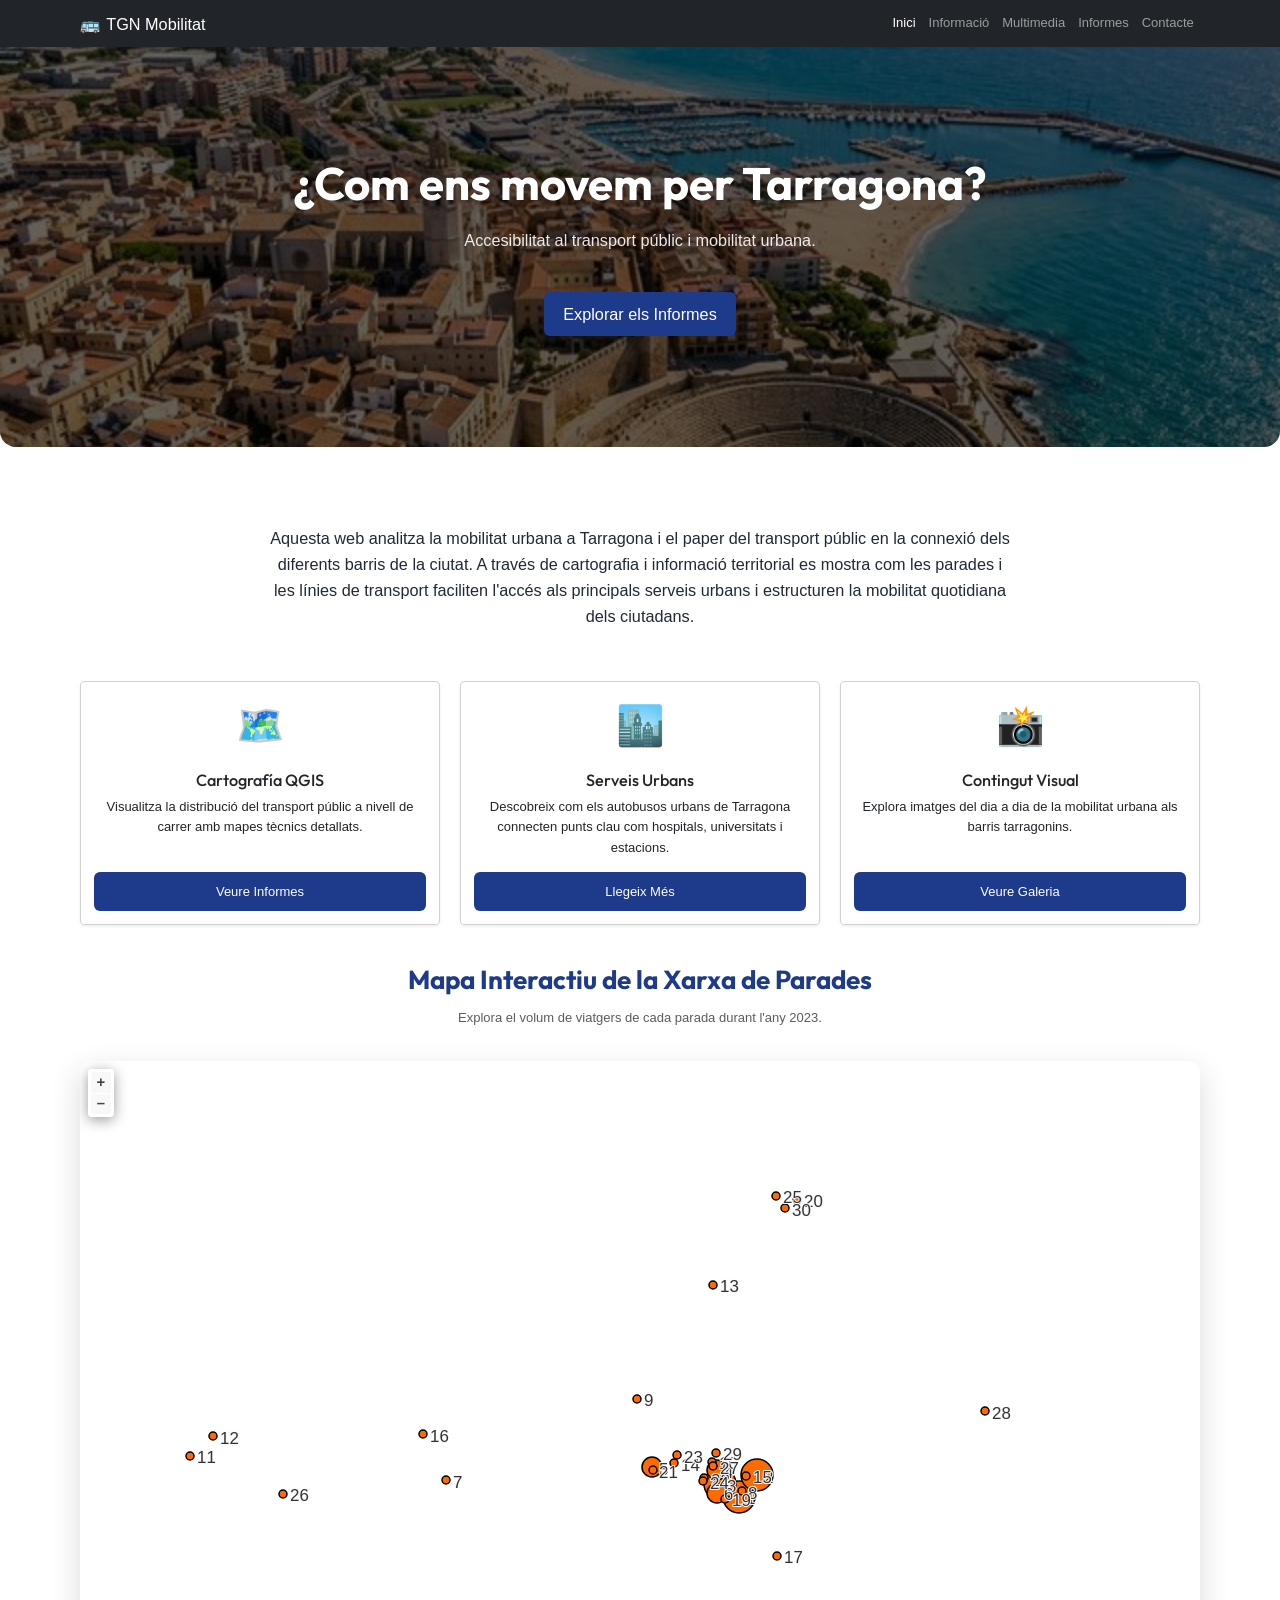
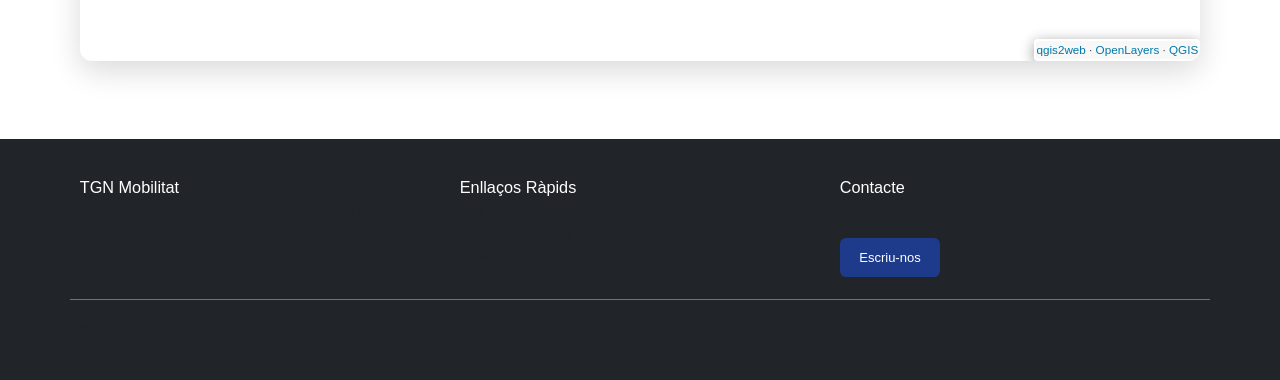
<file: index.html>
<!DOCTYPE html>
<html lang="ca">
<head>
    <meta charset="UTF-8">
    <meta name="viewport" content="width=device-width, initial-scale=1.0">
    <title>Com ens movem per Tarragona?</title>
    <meta name="description" content="Análisis divulgativo sobre la accesibilidad al transporte público y movilidad urbana en Tarragona.">
    <!-- Bootstrap CSS -->
    <link href="https://cdn.jsdelivr.net/npm/bootstrap@5.3.3/dist/css/bootstrap.min.css" rel="stylesheet">
    <link rel="stylesheet" href="css/styles.css">
    <!-- qgis2web OpenLayers CSS -->
    <link rel="stylesheet" href="qgis2web_2026_06_16-21_47_31_151264/resources/ol.css">
    <link rel="stylesheet" href="qgis2web_2026_06_16-21_47_31_151264/resources/fontawesome-all.min.css">
    <link rel="stylesheet" href="qgis2web_2026_06_16-21_47_31_151264/resources/photon-geocoder-autocomplete.min.css">
    <link rel="stylesheet" href="qgis2web_2026_06_16-21_47_31_151264/resources/ol-layerswitcher.css">
    <link rel="stylesheet" href="qgis2web_2026_06_16-21_47_31_151264/resources/qgis2web.css">
    <style>
        .hero-section {
            background-size: cover;
            background-position: center;
            position: relative;
            padding: 100px 0;
            color: white;
        }
        .hero-overlay {
            position: absolute;
            top: 0; left: 0; right: 0; bottom: 0;
            background: rgba(0,0,0,0.6);
            z-index: 1;
        }
        .hero-content {
            position: relative;
            z-index: 2;
        }
        .feature-icon {
            font-size: 3rem;
            margin-bottom: 1rem;
        }
        /* Mapa integrat directament (sense iframe) */
        #map {
            width: 100%;
            height: 600px;
            border-radius: 12px;
            overflow: hidden;
            box-shadow: 0 10px 30px rgba(0,0,0,0.15);
        }
        /* Evitar que els controls de qgis2web surtin del contenidor */
        .ol-control > * {
            background-color: #f8f8f8 !important;
            color: #444444 !important;
            border-radius: 4px;
        }
        .ol-control {
            background-color: rgba(255,255,255,.4) !important;
            padding: 2px !important;
        }
        .ol-control > *:focus, .ol-control > *:hover {
            background-color: rgba(248,248,248,0.7) !important;
        }
    </style>
</head>
<body>
    <!-- Header Navigation -->
    <nav class="navbar navbar-expand-lg navbar-dark bg-dark sticky-top">
        <div class="container">
            <a class="navbar-brand" href="index.html">
                <span class="logo-icon me-2">🚌</span>TGN Mobilitat
            </a>
            <button class="navbar-toggler" type="button" data-bs-toggle="collapse" data-bs-target="#navbarNav">
                <span class="navbar-toggler-icon"></span>
            </button>
            <div class="collapse navbar-collapse" id="navbarNav">
                <ul class="navbar-nav ms-auto">
                    <li class="nav-item"><a class="nav-link active" href="index.html">Inici</a></li>
                    <li class="nav-item"><a class="nav-link" href="info.html">Informació</a></li>
                    <li class="nav-item"><a class="nav-link" href="multimedia.html">Multimedia</a></li>
                    <li class="nav-item"><a class="nav-link" href="informes.html">Informes</a></li>
                    <li class="nav-item"><a class="nav-link" href="contacte.html">Contacte</a></li>
                </ul>
            </div>
        </div>
    </nav>

    <!-- Hero Section -->
    <section class="hero-section text-center" style="background-image: url('img/tarragona_hero.png');">
        <div class="hero-overlay"></div>
        <div class="container hero-content py-5">
            <h1 class="display-4 fw-bold">¿Com ens movem per Tarragona?</h1>
            <p class="lead">Accesibilitat al transport públic i mobilitat urbana.</p>
            <a href="informes.html" class="btn btn-primary btn-lg mt-3">Explorar els Informes</a>
        </div>
    </section>

    <!-- Main Content -->
    <main class="container py-5">
        <div class="row mb-5">
            <div class="col-lg-8 mx-auto text-center">
                <p class="fs-5">
                    Aquesta web analitza la mobilitat urbana a Tarragona i el paper del transport públic en la connexió
                    dels diferents barris de la ciutat. A través de cartografia i informació territorial es mostra com
                    les parades i les línies de transport faciliten l'accés als principals serveis urbans i estructuren
                    la mobilitat quotidiana dels ciutadans.
                </p>
            </div>
        </div>

        <div class="row g-4 mb-5">
            <!-- Feature 1 -->
            <div class="col-md-4">
                <div class="card h-100 shadow-sm text-center">
                    <div class="card-body d-flex flex-column">
                        <div class="feature-icon">🗺️</div>
                        <h3 class="card-title h5">Cartografía QGIS</h3>
                        <p class="card-text flex-grow-1">Visualitza la distribució del transport públic a nivell de carrer amb mapes tècnics detallats.</p>
                        <a href="informes.html" class="btn btn-outline-primary mt-auto">Veure Informes</a>
                    </div>
                </div>
            </div>

            <!-- Feature 2 -->
            <div class="col-md-4">
                <div class="card h-100 shadow-sm text-center">
                    <div class="card-body d-flex flex-column">
                        <div class="feature-icon">🏙️</div>
                        <h3 class="card-title h5">Serveis Urbans</h3>
                        <p class="card-text flex-grow-1">Descobreix com els autobusos urbans de Tarragona connecten punts clau com hospitals, universitats i estacions.</p>
                        <a href="info.html" class="btn btn-outline-primary mt-auto">Llegeix Més</a>
                    </div>
                </div>
            </div>

            <!-- Feature 3 -->
            <div class="col-md-4">
                <div class="card h-100 shadow-sm text-center">
                    <div class="card-body d-flex flex-column">
                        <div class="feature-icon">📸</div>
                        <h3 class="card-title h5">Contingut Visual</h3>
                        <p class="card-text flex-grow-1">Explora imatges del dia a dia de la mobilitat urbana als barris tarragonins.</p>
                        <a href="multimedia.html" class="btn btn-outline-primary mt-auto">Veure Galeria</a>
                    </div>
                </div>
            </div>
        </div>

        <!-- Interactive Map Section -->
        <div class="row mb-5">
            <div class="col-12 text-center mb-4">
                <h2 class="fw-bold">Mapa Interactiu de la Xarxa de Parades</h2>
                <p class="text-muted">Explora el volum de viatgers de cada parada durant l'any 2023.</p>
            </div>
            <div class="col-12">
                <!-- Mapa OpenLayers (qgis2web) integrat directament -->
                <div id="map">
                    <div id="popup" class="ol-popup">
                        <a href="#" id="popup-closer" class="ol-popup-closer"></a>
                        <div id="popup-content"></div>
                    </div>
                </div>
            </div>
        </div>
    </main>

    <!-- Footer -->
    <footer class="bg-dark text-white py-5">
        <div class="container">
            <div class="row g-4">
                <div class="col-md-4">
                    <h5>TGN Mobilitat</h5>
                    <p class="text-muted">Projecte divulgatiu sobre l'accés al transport públic i el seu impacte en la ciutat de Tarragona.</p>
                </div>
                <div class="col-md-4">
                    <h5>Enllaços Ràpids</h5>
                    <ul class="list-unstyled">
                        <li><a href="index.html" class="text-decoration-none text-muted">Inici</a></li>
                        <li><a href="info.html" class="text-decoration-none text-muted">Informació General</a></li>
                        <li><a href="informes.html" class="text-decoration-none text-muted">Informes i Cartografia</a></li>
                    </ul>
                </div>
                <div class="col-md-4">
                    <h5>Contacte</h5>
                    <p class="text-muted">¿Tens dubtes o suggeriments?</p>
                    <a href="contacte.html" class="btn btn-primary">Escriu-nos</a>
                </div>
            </div>
            <div class="row mt-4 pt-4 border-top border-secondary">
                <div class="col-md-6 text-center text-md-start">
                    <p class="text-muted mb-0">&copy; 2026 TGN Mobilitat. Projecte Acadèmic.</p>
                </div>
                <div class="col-md-6 text-center text-md-end">
                    <a href="#" class="text-decoration-none text-muted" onclick="window.scrollTo({top: 0, behavior: 'smooth'}); return false;">Tornar a l'inici ⭱</a>
                </div>
            </div>
        </div>
    </footer>

    <!-- Bootstrap JS -->
    <script src="https://cdn.jsdelivr.net/npm/bootstrap@5.3.3/dist/js/bootstrap.bundle.min.js"></script>
    <script src="js/script.js"></script>
    <!-- qgis2web OpenLayers scripts (integrats directament per compatibilitat amb Chrome) -->
    <script src="qgis2web_2026_06_16-21_47_31_151264/resources/qgis2web_expressions.js"></script>
    <script src="qgis2web_2026_06_16-21_47_31_151264/resources/functions.js"></script>
    <script src="qgis2web_2026_06_16-21_47_31_151264/resources/ol.js"></script>
    <script src="qgis2web_2026_06_16-21_47_31_151264/resources/ol-layerswitcher.js"></script>
    <script src="qgis2web_2026_06_16-21_47_31_151264/resources/photon-geocoder-autocomplete.min.js"></script>
    <script src="qgis2web_2026_06_16-21_47_31_151264/resources/olms.js"></script>
    <script src="qgis2web_2026_06_16-21_47_31_151264/layers/paradesmapa18_1.js"></script>
    <script src="qgis2web_2026_06_16-21_47_31_151264/styles/paradesmapa18_1_style.js"></script>
    <script src="qgis2web_2026_06_16-21_47_31_151264/layers/layers.js"></script>
    <script src="qgis2web_2026_06_16-21_47_31_151264/resources/Autolinker.min.js"></script>
    <script src="qgis2web_2026_06_16-21_47_31_151264/resources/qgis2web.js"></script>
</body>
</html>
</file>
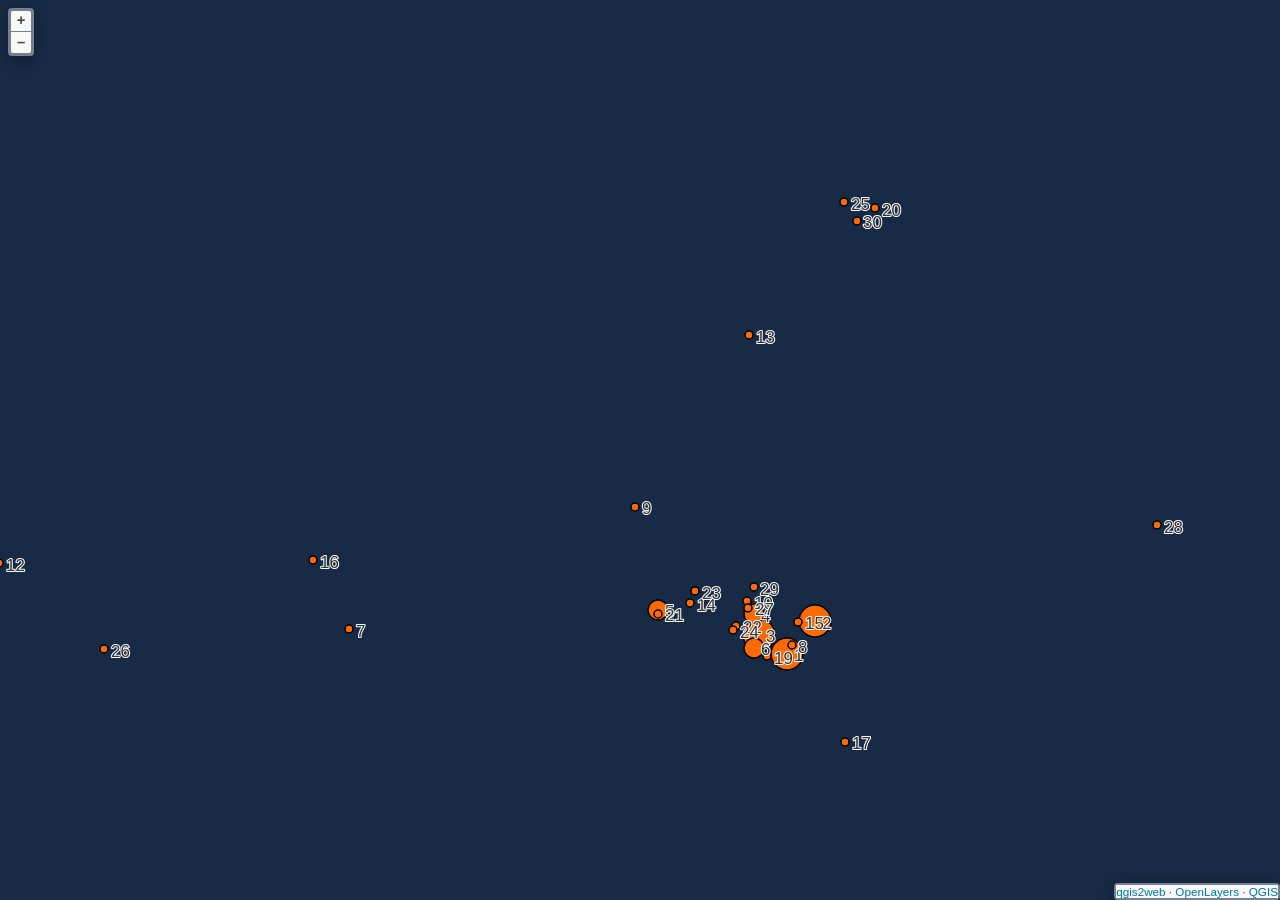
<file: qgis2web_2026_06_16-21_47_31_151264/index.html>
<!doctype html>
<html lang="en">
    <head>
        <meta charset="utf-8">
        <meta http-equiv="X-UA-Compatible" content="IE=edge">
        <meta name="viewport" content="initial-scale=1,user-scalable=no,maximum-scale=1,width=device-width">
        <meta name="mobile-web-app-capable" content="yes">
        <meta name="apple-mobile-web-app-capable" content="yes">
        <link rel="stylesheet" href="./resources/ol.css">
        <link rel="stylesheet" href="resources/fontawesome-all.min.css">
        <link href="resources/photon-geocoder-autocomplete.min.css" rel="stylesheet">
        <link rel="stylesheet" href="./resources/ol-layerswitcher.css">
        <link rel="stylesheet" href="./resources/qgis2web.css">
        <style>
        html, body {
            background-color: #172b46;
        }
        .ol-control > * {
            background-color: #f8f8f8!important;
            color: #444444!important;
            border-radius: 0px;
        }
        .ol-attribution a, .gcd-gl-input::placeholder, .search-layer-input-search::placeholder {
            color: #444444!important;
        }
        .search-layer-input-search {
            background-color: #f8f8f8!important;
        }
        .ol-control > *:focus, .ol-control >*:hover {
            background-color: rgba(248, 248, 248, 0.7)!important;
        } 
        .ol-control {
            background-color: rgba(255,255,255,.4) !important;
            padding: 2px !important;
        } 
        </style>

        <style>
        html, body {
            margin: 0;
            padding: 0;
            width: 100%;
            height: 100%;
        }
        #map {
            width: 100%;
            height: 100%;
        }
        </style>
        <title></title>
    </head>
    <body>
        <div id="map">
            <div id="popup" class="ol-popup">
                <a href="#" id="popup-closer" class="ol-popup-closer"></a>
                <div id="popup-content"></div>
            </div>
        </div>
        <script src="resources/qgis2web_expressions.js"></script>
        <script src="./resources/functions.js"></script>
        <script src="./resources/ol.js"></script>
        <script src="./resources/ol-layerswitcher.js"></script>
        <script src="resources/photon-geocoder-autocomplete.min.js"></script>
        <script src="resources/olms.js"></script>
        <script src="layers/paradesmapa18_1.js"></script>
        <script src="styles/paradesmapa18_1_style.js"></script>
        <script src="./layers/layers.js" type="text/javascript"></script> 
        <script src="./resources/Autolinker.min.js"></script>
        <script src="./resources/qgis2web.js"></script>
    </body>
</html>
</file>
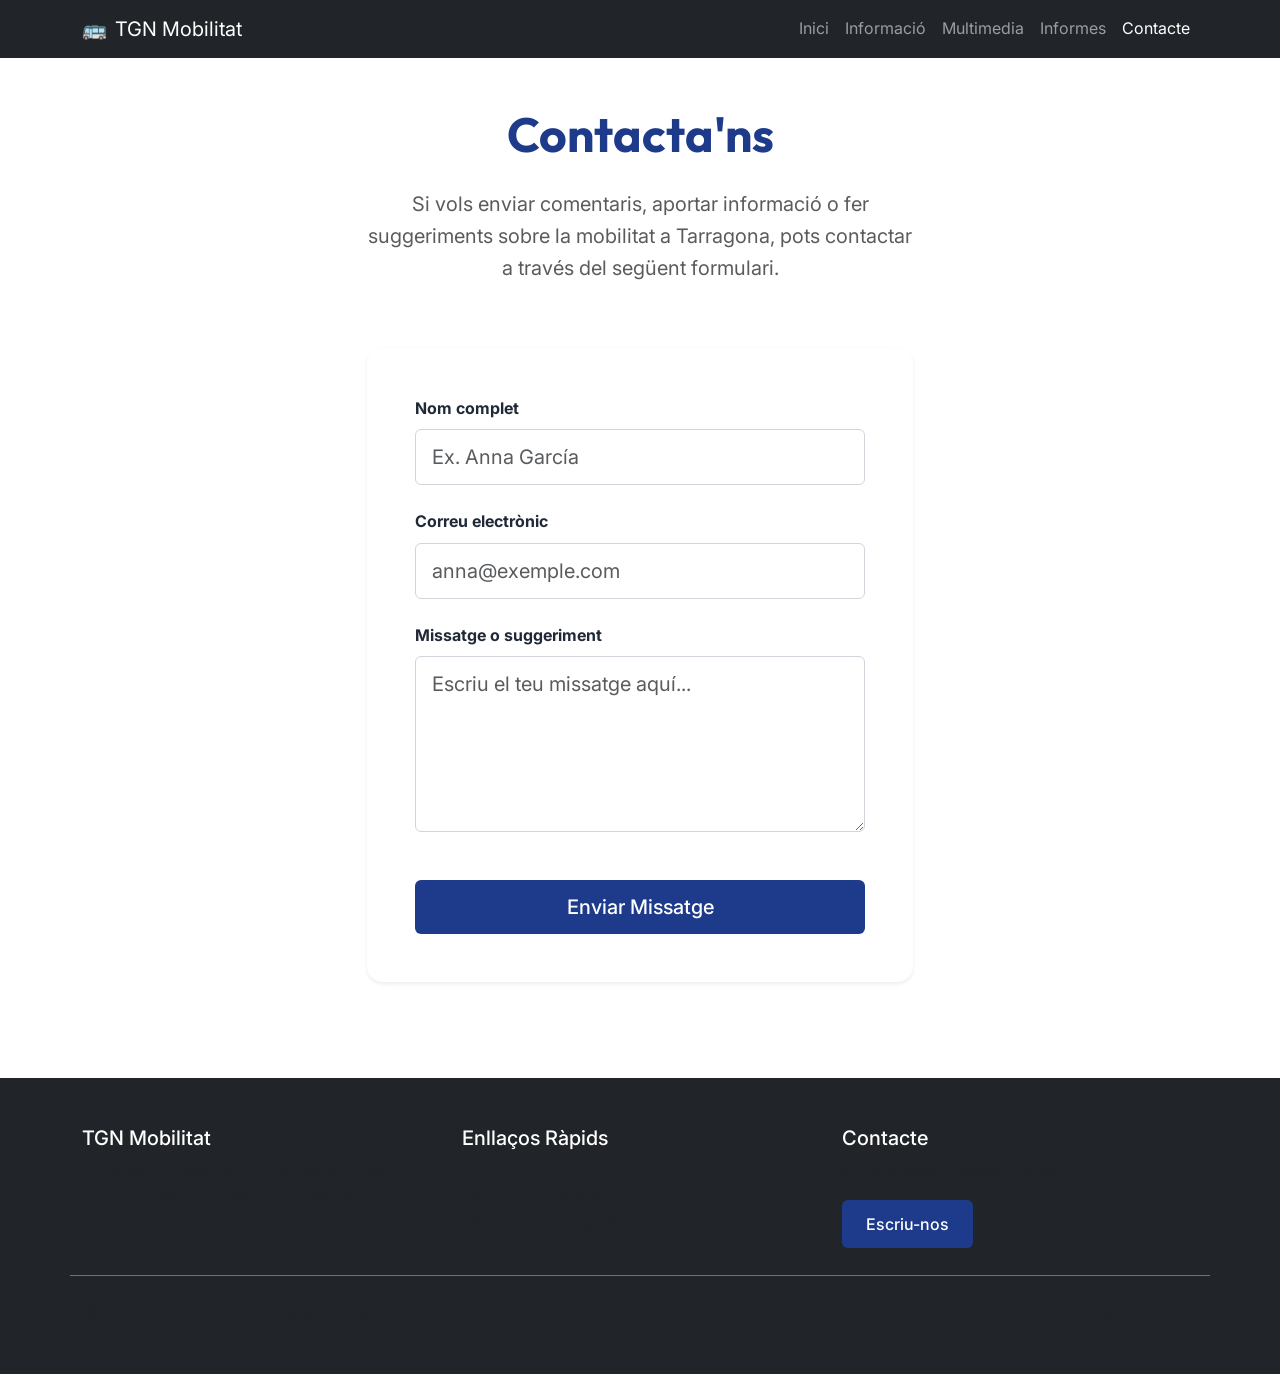
<file: contacte.html>
<!DOCTYPE html>
<html lang="ca">
<head>
    <meta charset="UTF-8">
    <meta name="viewport" content="width=device-width, initial-scale=1.0">
    <title>Contacte - Mobilitat Tarragona</title>
    <meta name="description" content="Formulari de contacte per al projecte de mobilitat a Tarragona.">
    <!-- Bootstrap CSS -->
    <link href="https://cdn.jsdelivr.net/npm/bootstrap@5.3.3/dist/css/bootstrap.min.css" rel="stylesheet">
    <link rel="stylesheet" href="css/styles.css">
</head>
<body>
    <!-- Header Navigation -->
    <nav class="navbar navbar-expand-lg navbar-dark bg-dark sticky-top">
        <div class="container">
            <a class="navbar-brand" href="index.html">
                <span class="logo-icon me-2">🚌</span>TGN Mobilitat
            </a>
            <button class="navbar-toggler" type="button" data-bs-toggle="collapse" data-bs-target="#navbarNav">
                <span class="navbar-toggler-icon"></span>
            </button>
            <div class="collapse navbar-collapse" id="navbarNav">
                <ul class="navbar-nav ms-auto">
                    <li class="nav-item"><a class="nav-link" href="index.html">Inici</a></li>
                    <li class="nav-item"><a class="nav-link" href="info.html">Informació</a></li>
                    <li class="nav-item"><a class="nav-link" href="multimedia.html">Multimedia</a></li>
                    <li class="nav-item"><a class="nav-link" href="informes.html">Informes</a></li>
                    <li class="nav-item"><a class="nav-link active" href="contacte.html">Contacte</a></li>
                </ul>
            </div>
        </div>
    </nav>

    <main class="container py-5">
        <h1 class="display-5 fw-bold mb-4 text-center">Contacta'ns</h1>
        <div class="row mb-5">
            <div class="col-lg-6 mx-auto text-center">
                <p class="fs-5 text-muted">
                    Si vols enviar comentaris, aportar informació o fer suggeriments sobre la mobilitat a Tarragona, pots
                    contactar a través del següent formulari.
                </p>
            </div>
        </div>

        <div class="row">
            <div class="col-md-8 col-lg-6 mx-auto">
                <div class="card shadow-sm border-0 rounded-4">
                    <div class="card-body p-4 p-md-5">
                        <form action="#" method="get" onsubmit="alert('Gràcies pel teu missatge! Aquest és un projecte acadèmic.'); return false;">
                            <div class="mb-4">
                                <label class="form-label fw-bold" for="nombre">Nom complet</label>
                                <input type="text" id="nombre" name="nombre" class="form-control form-control-lg" placeholder="Ex. Anna García" required>
                            </div>

                            <div class="mb-4">
                                <label class="form-label fw-bold" for="correo">Correu electrònic</label>
                                <input type="email" id="correo" name="correo" class="form-control form-control-lg" placeholder="anna@exemple.com" required>
                            </div>

                            <div class="mb-4">
                                <label class="form-label fw-bold" for="mensaje">Missatge o suggeriment</label>
                                <textarea id="mensaje" name="mensaje" class="form-control form-control-lg" rows="5" placeholder="Escriu el teu missatge aquí..." required></textarea>
                            </div>

                            <div class="d-grid mt-5">
                                <button type="submit" class="btn btn-primary btn-lg">Enviar Missatge</button>
                            </div>
                        </form>
                    </div>
                </div>
            </div>
        </div>
    </main>

    <!-- Footer -->
    <footer class="bg-dark text-white py-5 mt-5">
        <div class="container">
            <div class="row g-4">
                <div class="col-md-4">
                    <h5>TGN Mobilitat</h5>
                    <p class="text-muted">Projecte divulgatiu sobre l'accés al transport públic i el seu impacte en la ciutat de Tarragona.</p>
                </div>
                <div class="col-md-4">
                    <h5>Enllaços Ràpids</h5>
                    <ul class="list-unstyled">
                        <li><a href="index.html" class="text-decoration-none text-muted">Inici</a></li>
                        <li><a href="info.html" class="text-decoration-none text-muted">Informació General</a></li>
                        <li><a href="informes.html" class="text-decoration-none text-muted">Informes i Cartografia</a></li>
                    </ul>
                </div>
                <div class="col-md-4">
                    <h5>Contacte</h5>
                    <p class="text-muted">¿Tens dubtes o suggeriments?</p>
                    <a href="contacte.html" class="btn btn-primary">Escriu-nos</a>
                </div>
            </div>
            <div class="row mt-4 pt-4 border-top border-secondary">
                <div class="col-md-6 text-center text-md-start">
                    <p class="text-muted mb-0">&copy; 2026 TGN Mobilitat. Projecte Acadèmic.</p>
                </div>
                <div class="col-md-6 text-center text-md-end">
                    <a href="#" class="text-decoration-none text-muted" onclick="window.scrollTo({top: 0, behavior: 'smooth'}); return false;">Tornar a l'inici ⭱</a>
                </div>
            </div>
        </div>
    </footer>

    <!-- Bootstrap JS -->
    <script src="https://cdn.jsdelivr.net/npm/bootstrap@5.3.3/dist/js/bootstrap.bundle.min.js"></script>
    <script src="js/script.js"></script>
</body>
</html>
</file>
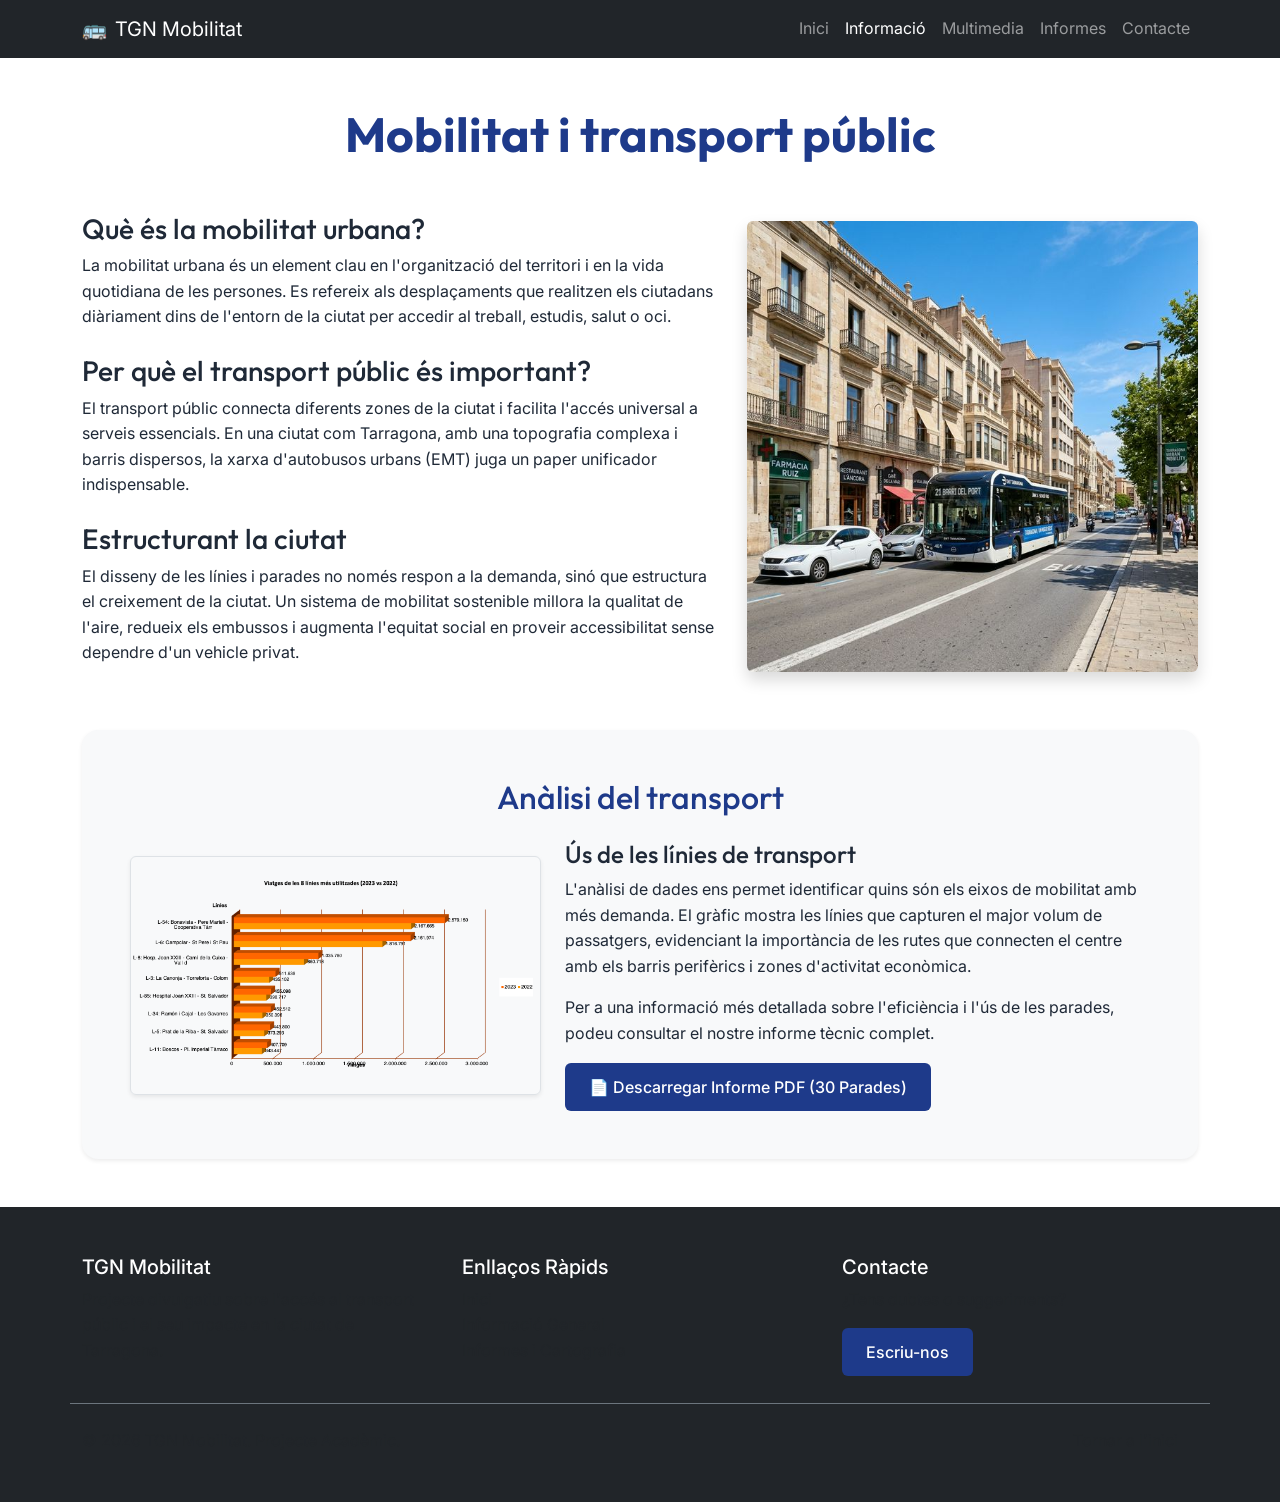
<file: info.html>
<!DOCTYPE html>
<html lang="ca">
<head>
    <meta charset="UTF-8">
    <meta name="viewport" content="width=device-width, initial-scale=1.0">
    <title>Informació General - Movilitat Tarragona</title>
    <!-- Bootstrap CSS -->
    <link href="https://cdn.jsdelivr.net/npm/bootstrap@5.3.3/dist/css/bootstrap.min.css" rel="stylesheet">
    <link rel="stylesheet" href="css/styles.css">
</head>
<body>
    <!-- Header Navigation -->
    <nav class="navbar navbar-expand-lg navbar-dark bg-dark sticky-top">
        <div class="container">
            <a class="navbar-brand" href="index.html">
                <span class="logo-icon me-2">🚌</span>TGN Mobilitat
            </a>
            <button class="navbar-toggler" type="button" data-bs-toggle="collapse" data-bs-target="#navbarNav">
                <span class="navbar-toggler-icon"></span>
            </button>
            <div class="collapse navbar-collapse" id="navbarNav">
                <ul class="navbar-nav ms-auto">
                    <li class="nav-item"><a class="nav-link" href="index.html">Inici</a></li>
                    <li class="nav-item"><a class="nav-link active" href="info.html">Informació</a></li>
                    <li class="nav-item"><a class="nav-link" href="multimedia.html">Multimedia</a></li>
                    <li class="nav-item"><a class="nav-link" href="informes.html">Informes</a></li>
                    <li class="nav-item"><a class="nav-link" href="contacte.html">Contacte</a></li>
                </ul>
            </div>
        </div>
    </nav>

    <main class="container py-5">        
        <h1 class="display-5 fw-bold mb-5 text-center">Mobilitat i transport públic</h1>

        <div class="row align-items-center mb-5">
            <div class="col-md-7 mb-4 mb-md-0">
                <h2 class="h3">Què és la mobilitat urbana?</h2>
                <p>La mobilitat urbana és un element clau en l'organització del territori i en la vida quotidiana de les
                    persones. Es refereix als desplaçaments que realitzen els ciutadans diàriament dins de l'entorn de
                    la ciutat per accedir al treball, estudis, salut o oci.</p>

                <h2 class="h3 mt-4">Per què el transport públic és important?</h2>
                <p>El transport públic connecta diferents zones de la ciutat i facilita l'accés universal a serveis
                    essencials. En una ciutat com Tarragona, amb una topografia complexa i barris dispersos, la xarxa
                    d'autobusos urbans (EMT) juga un paper unificador indispensable.</p>

                <h2 class="h3 mt-4">Estructurant la ciutat</h2>
                <p>El disseny de les línies i parades no només respon a la demanda, sinó que estructura el creixement de
                    la ciutat. Un sistema de mobilitat sostenible millora la qualitat de l'aire, redueix els embussos i
                    augmenta l'equitat social en proveir accessibilitat sense dependre d'un vehicle privat.</p>
            </div>
            
            <div class="col-md-5">
                <img src="img/tarragona_bus.png" alt="Autobús de Tarragona circulando en un día soleado" class="img-fluid rounded shadow">
            </div>
        </div>

        <!-- Secció Anàlisi del Transport -->
        <div class="bg-light p-5 rounded-4 shadow-sm mt-5">
            <h2 class="text-center mb-4">Anàlisi del transport</h2>
            <div class="row align-items-center">
                <div class="col-md-5 mb-4 mb-md-0">
                    <img src="img/lineas_frecuents.png" alt="Gràfic de les línies de transport més utilitzades a Tarragona" class="img-fluid border rounded shadow-sm">
                </div>
                <div class="col-md-7">
                    <h3 class="h4">Ús de les línies de transport</h3>
                    <p>L'anàlisi de dades ens permet identificar quins són els eixos de mobilitat amb més demanda. El gràfic mostra les línies que capturen el major volum de passatgers, evidenciant la importància de les rutes que connecten el centre amb els barris perifèrics i zones d'activitat econòmica.</p>
                    <p>Per a una informació més detallada sobre l'eficiència i l'ús de les parades, podeu consultar el nostre informe tècnic complet.</p>
                    <a href="docs/utilitzacio_parades.pdf" class="btn btn-primary" target="_blank">📄 Descarregar Informe PDF (30 Parades)</a>
                </div>
            </div>
        </div>
    </main>

    <!-- Footer -->
    <footer class="bg-dark text-white py-5">
        <div class="container">
            <div class="row g-4">
                <div class="col-md-4">
                    <h5>TGN Mobilitat</h5>
                    <p class="text-muted">Projecte divulgatiu sobre l'accés al transport públic i el seu impacte en la ciutat de Tarragona.</p>
                </div>
                <div class="col-md-4">
                    <h5>Enllaços Ràpids</h5>
                    <ul class="list-unstyled">
                        <li><a href="index.html" class="text-decoration-none text-muted">Inici</a></li>
                        <li><a href="info.html" class="text-decoration-none text-muted">Informació General</a></li>
                        <li><a href="informes.html" class="text-decoration-none text-muted">Informes i Cartografia</a></li>
                    </ul>
                </div>
                <div class="col-md-4">
                    <h5>Contacte</h5>
                    <p class="text-muted">¿Tens dubtes o suggeriments?</p>
                    <a href="contacte.html" class="btn btn-primary">Escriu-nos</a>
                </div>
            </div>
            <div class="row mt-4 pt-4 border-top border-secondary">
                <div class="col-md-6 text-center text-md-start">
                    <p class="text-muted mb-0">&copy; 2026 TGN Mobilitat. Projecte Acadèmic.</p>
                </div>
                <div class="col-md-6 text-center text-md-end">
                    <a href="#" class="text-decoration-none text-muted" onclick="window.scrollTo({top: 0, behavior: 'smooth'}); return false;">Tornar a l'inici ⭱</a>
                </div>
            </div>
        </div>
    </footer>

    <!-- Bootstrap JS -->
    <script src="https://cdn.jsdelivr.net/npm/bootstrap@5.3.3/dist/js/bootstrap.bundle.min.js"></script>
    <script src="js/script.js"></script>
</body>
</html>
</file>
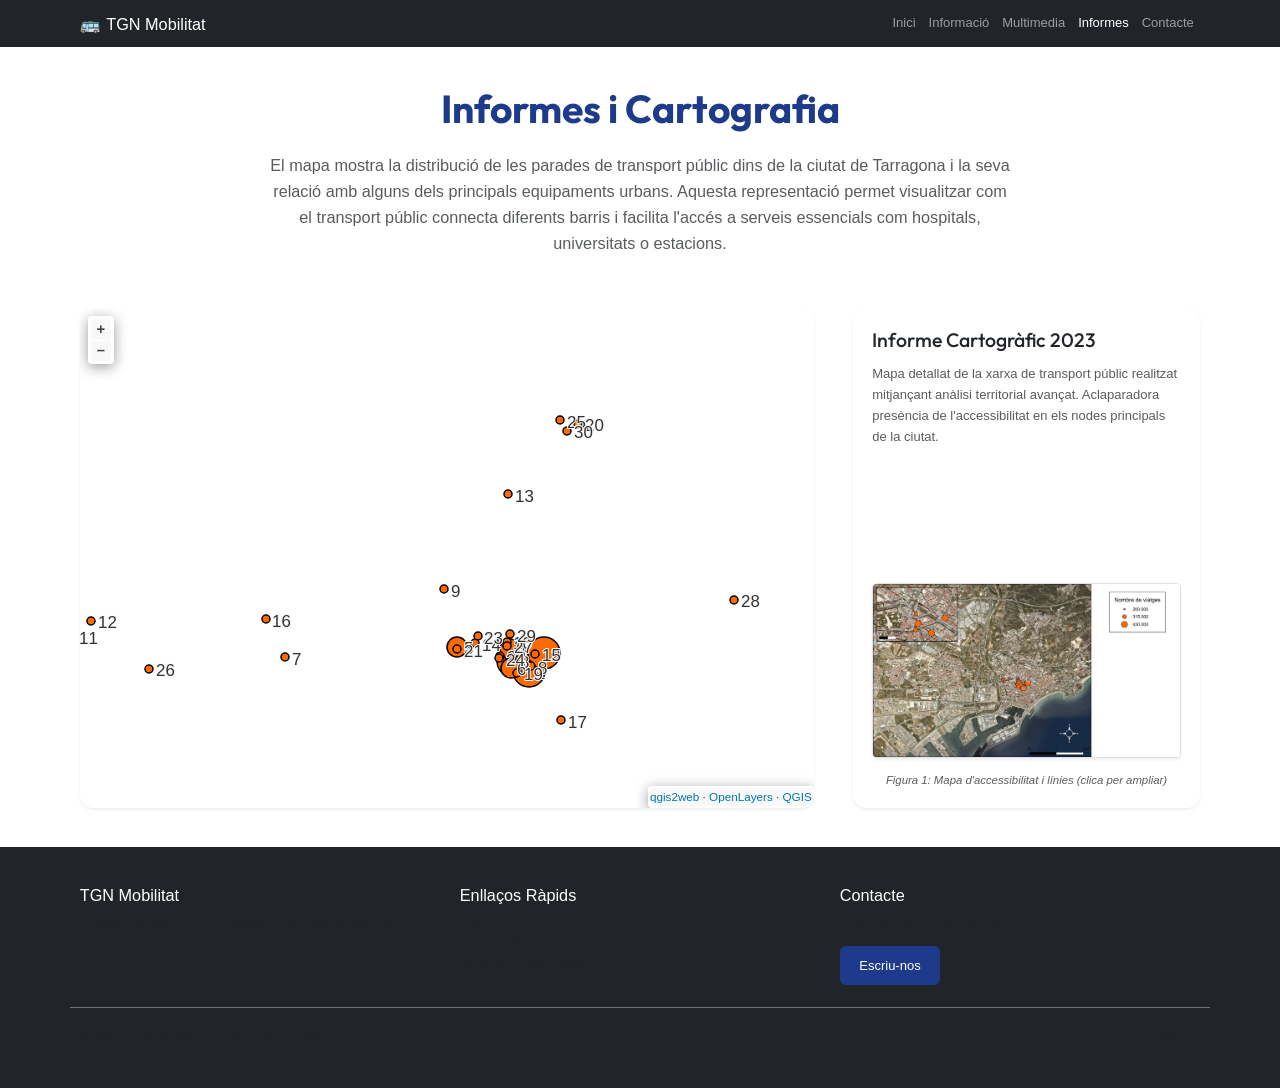
<file: informes.html>
<!DOCTYPE html>
<html lang="ca">
<head>
    <meta charset="UTF-8">
    <meta name="viewport" content="width=device-width, initial-scale=1.0">
    <title>Informes i Cartografia - Mobilitat Tarragona</title>
    <meta name="description" content="Cartografía interactiva y mapas QGIS de la red de transporte en Tarragona.">
    <!-- Bootstrap CSS -->
    <link href="https://cdn.jsdelivr.net/npm/bootstrap@5.3.3/dist/css/bootstrap.min.css" rel="stylesheet">
    <link rel="stylesheet" href="css/styles.css">
    <!-- qgis2web OpenLayers CSS -->
    <link rel="stylesheet" href="qgis2web_2026_06_16-21_47_31_151264/resources/ol.css">
    <link rel="stylesheet" href="qgis2web_2026_06_16-21_47_31_151264/resources/fontawesome-all.min.css">
    <link rel="stylesheet" href="qgis2web_2026_06_16-21_47_31_151264/resources/photon-geocoder-autocomplete.min.css">
    <link rel="stylesheet" href="qgis2web_2026_06_16-21_47_31_151264/resources/ol-layerswitcher.css">
    <link rel="stylesheet" href="qgis2web_2026_06_16-21_47_31_151264/resources/qgis2web.css">
    <style>
        #map {
            width: 100%;
            height: 500px;
            border-radius: 12px 0 0 12px;
        }
        .ol-control > * {
            background-color: #f8f8f8 !important;
            color: #444444 !important;
            border-radius: 4px;
        }
        .ol-control {
            background-color: rgba(255,255,255,.4) !important;
            padding: 2px !important;
        }
        .ol-control > *:focus, .ol-control > *:hover {
            background-color: rgba(248,248,248,0.7) !important;
        }
    </style>
</head>
<body>
    <!-- Header Navigation -->
    <nav class="navbar navbar-expand-lg navbar-dark bg-dark sticky-top">
        <div class="container">
            <a class="navbar-brand" href="index.html">
                <span class="logo-icon me-2">🚌</span>TGN Mobilitat
            </a>
            <button class="navbar-toggler" type="button" data-bs-toggle="collapse" data-bs-target="#navbarNav">
                <span class="navbar-toggler-icon"></span>
            </button>
            <div class="collapse navbar-collapse" id="navbarNav">
                <ul class="navbar-nav ms-auto">
                    <li class="nav-item"><a class="nav-link" href="index.html">Inici</a></li>
                    <li class="nav-item"><a class="nav-link" href="info.html">Informació</a></li>
                    <li class="nav-item"><a class="nav-link" href="multimedia.html">Multimedia</a></li>
                    <li class="nav-item"><a class="nav-link active" href="informes.html">Informes</a></li>
                    <li class="nav-item"><a class="nav-link" href="contacte.html">Contacte</a></li>
                </ul>
            </div>
        </div>
    </nav>

    <main class="container py-5">
        <h1 class="display-5 fw-bold mb-4 text-center">Informes i Cartografia</h1>

        <div class="row mb-5">
            <div class="col-lg-8 mx-auto text-center">
                <p class="fs-5 text-muted">
                    El mapa mostra la distribució de les parades de transport públic dins de la ciutat de Tarragona i la seva
                    relació amb alguns dels principals equipaments urbans. Aquesta representació permet visualitzar com el
                    transport públic connecta diferents barris i facilita l'accés a serveis essencials com hospitals,
                    universitats o estacions.
                </p>
            </div>
        </div>

        <div class="row g-5 align-items-stretch">
            <div class="col-lg-8">
                <div class="card h-100 shadow-sm border-0 rounded-4 overflow-hidden">
                    <div class="card-body p-0" style="min-height: 500px;">
                        <!-- Mapa OpenLayers (qgis2web) integrat directament -->
                        <div id="map">
                            <div id="popup" class="ol-popup">
                                <a href="#" id="popup-closer" class="ol-popup-closer"></a>
                                <div id="popup-content"></div>
                            </div>
                        </div>
                    </div>
                </div>
            </div>

            <div class="col-lg-4">
                <div class="card h-100 shadow-sm border-0 rounded-4">
                    <div class="card-body p-4 d-flex flex-column">
                        <h3 class="h4 mb-3">Informe Cartogràfic 2023</h3>
                        <p class="text-muted mb-4">
                            Mapa detallat de la xarxa de transport públic realitzat mitjançant anàlisi territorial avançat. Aclaparadora presència de l'accessibilitat en els nodes principals de la ciutat.
                        </p>
                        <div class="text-center mt-auto">
                            <a href="img/mapa_tarragona.png" target="_blank" class="d-block cursor-zoom-in">
                                <img src="img/mapa_tarragona.png" alt="Informe Mapa Tarragona 2023" class="img-fluid rounded border shadow-sm">
                            </a>
                            <p class="small text-muted mt-3 mb-0">
                                <em>Figura 1: Mapa d'accessibilitat i línies (clica per ampliar)</em>
                            </p>
                        </div>
                    </div>
                </div>
            </div>
        </div>
    </main>

    <!-- Footer -->
    <footer class="bg-dark text-white py-5">
        <div class="container">
            <div class="row g-4">
                <div class="col-md-4">
                    <h5>TGN Mobilitat</h5>
                    <p class="text-muted">Projecte divulgatiu sobre l'accés al transport públic i el seu impacte en la ciutat de Tarragona.</p>
                </div>
                <div class="col-md-4">
                    <h5>Enllaços Ràpids</h5>
                    <ul class="list-unstyled">
                        <li><a href="index.html" class="text-decoration-none text-muted">Inici</a></li>
                        <li><a href="info.html" class="text-decoration-none text-muted">Informació General</a></li>
                        <li><a href="informes.html" class="text-decoration-none text-muted">Informes i Cartografia</a></li>
                    </ul>
                </div>
                <div class="col-md-4">
                    <h5>Contacte</h5>
                    <p class="text-muted">¿Tens dubtes o suggeriments?</p>
                    <a href="contacte.html" class="btn btn-primary">Escriu-nos</a>
                </div>
            </div>
            <div class="row mt-4 pt-4 border-top border-secondary">
                <div class="col-md-6 text-center text-md-start">
                    <p class="text-muted mb-0">&copy; 2026 TGN Mobilitat. Projecte Acadèmic.</p>
                </div>
                <div class="col-md-6 text-center text-md-end">
                    <a href="#" class="text-decoration-none text-muted" onclick="window.scrollTo({top: 0, behavior: 'smooth'}); return false;">Tornar a l'inici ⭱</a>
                </div>
            </div>
        </div>
    </footer>

    <!-- Bootstrap JS -->
    <script src="https://cdn.jsdelivr.net/npm/bootstrap@5.3.3/dist/js/bootstrap.bundle.min.js"></script>
    <script src="js/script.js"></script>
    <!-- qgis2web OpenLayers scripts (integrats directament per compatibilitat amb Chrome) -->
    <script src="qgis2web_2026_06_16-21_47_31_151264/resources/qgis2web_expressions.js"></script>
    <script src="qgis2web_2026_06_16-21_47_31_151264/resources/functions.js"></script>
    <script src="qgis2web_2026_06_16-21_47_31_151264/resources/ol.js"></script>
    <script src="qgis2web_2026_06_16-21_47_31_151264/resources/ol-layerswitcher.js"></script>
    <script src="qgis2web_2026_06_16-21_47_31_151264/resources/photon-geocoder-autocomplete.min.js"></script>
    <script src="qgis2web_2026_06_16-21_47_31_151264/resources/olms.js"></script>
    <script src="qgis2web_2026_06_16-21_47_31_151264/layers/paradesmapa18_1.js"></script>
    <script src="qgis2web_2026_06_16-21_47_31_151264/styles/paradesmapa18_1_style.js"></script>
    <script src="qgis2web_2026_06_16-21_47_31_151264/layers/layers.js"></script>
    <script src="qgis2web_2026_06_16-21_47_31_151264/resources/Autolinker.min.js"></script>
    <script src="qgis2web_2026_06_16-21_47_31_151264/resources/qgis2web.js"></script>
</body>
</html>
</file>
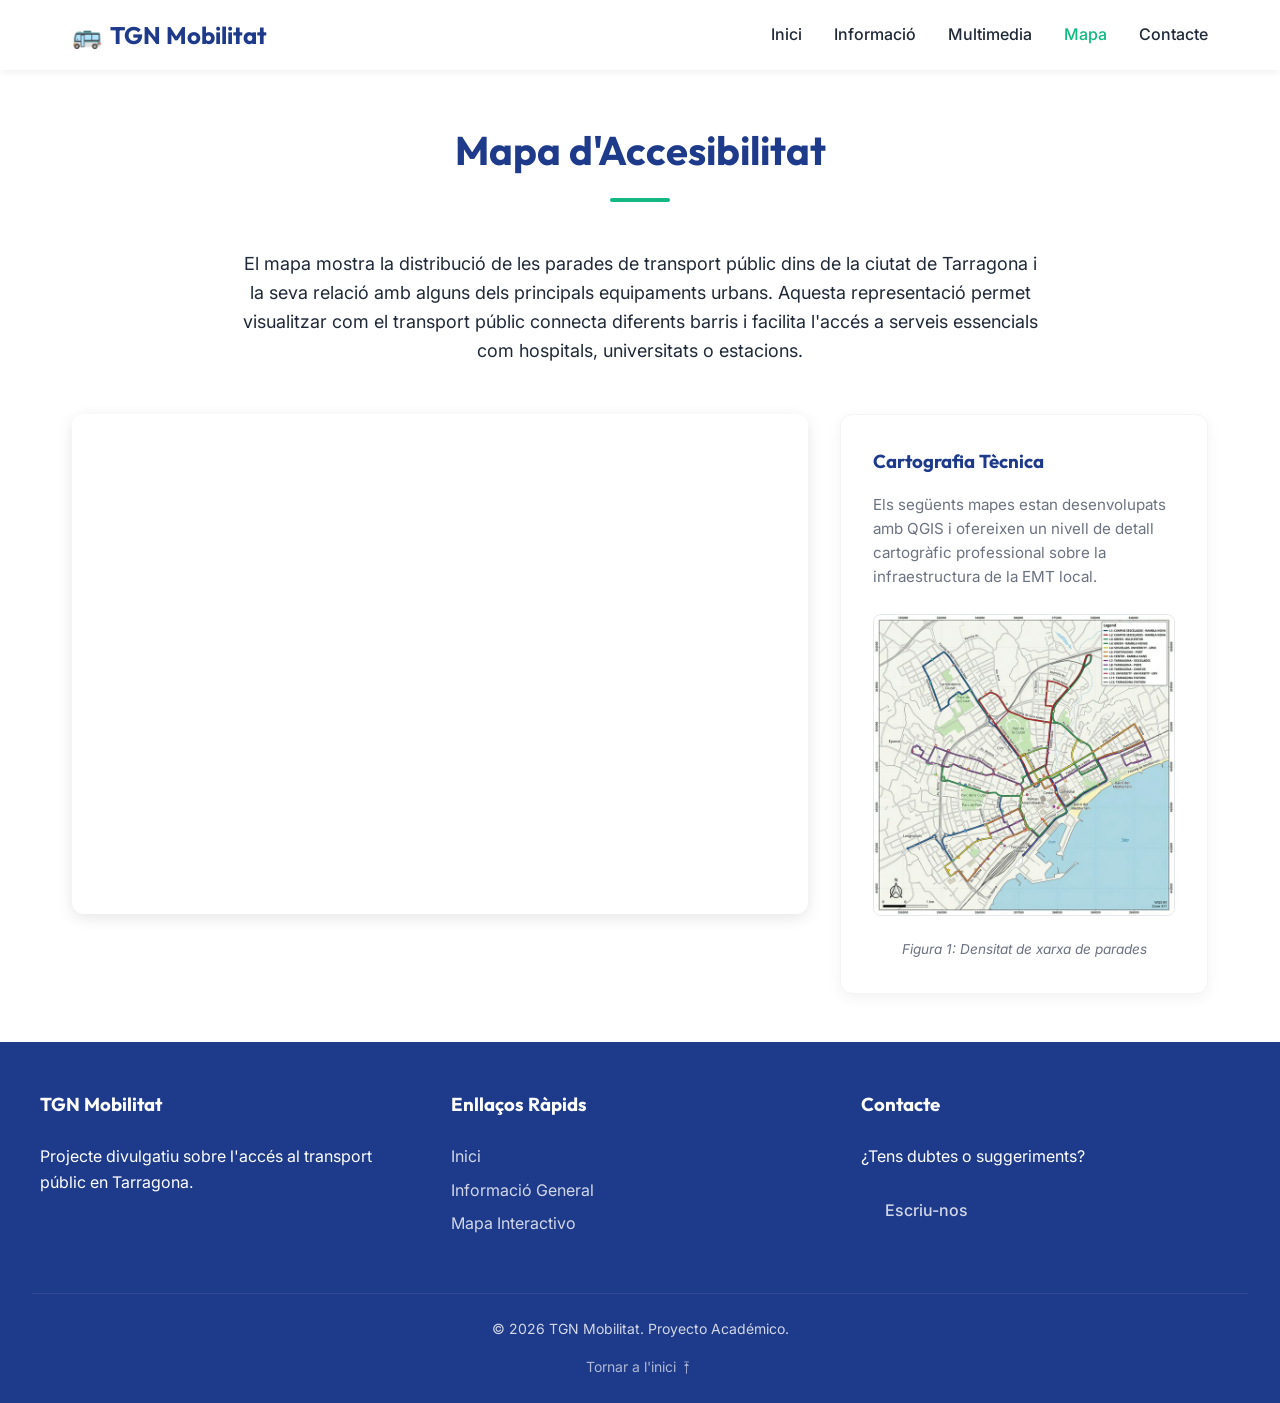
<file: mapa.html>
<!DOCTYPE html>
<html lang="es">

<head>
    <meta charset="UTF-8">
    <meta name="viewport" content="width=device-width, initial-scale=1.0">
    <title>Mapa d'Accesibilitat - Mobilitat Tarragona</title>
    <meta name="description" content="Cartografía interactiva y mapas QGIS de la red de transporte en Tarragona.">
    <link rel="stylesheet" href="css/styles.css">
</head>

<body>
    <header class="main-header">
        <div class="nav-container">
            <a href="index.html" class="logo"><span class="logo-icon">🚌</span>TGN Mobilitat</a>
            <button class="mobile-menu-btn" id="mobile-menu">☰</button>
            <nav>
                <ul class="nav-links">
                    <li><a href="index.html">Inici</a></li>
                    <li><a href="info.html">Informació</a></li>
                    <li><a href="multimedia.html">Multimedia</a></li>
                    <li><a href="mapa.html">Mapa</a></li>
                    <li><a href="contacte.html">Contacte</a></li>
                </ul>
            </nav>
        </div>
    </header>

    <main class="page-container">
        <h1 class="section-title">Mapa d'Accesibilitat</h1>

        <p class="text-center" style="max-width: 800px; margin: 0 auto 3rem; font-size: 1.125rem;">
            El mapa mostra la distribució de les parades de transport públic dins de la ciutat de Tarragona i la seva
            relació amb alguns dels principals equipaments urbans. Aquesta representació permet visualitzar com el
            transport públic connecta diferents barris i facilita l'accés a serveis essencials com hospitals,
            universitats o estacions.
        </p>

        <div class="map-grid">
            <div class="map-container">
                <!-- Google Maps iframe -->
                <iframe
                    src="https://www.google.com/maps/embed?pb=!1m18!1m12!1m3!1d47864.717142103505!2d1.2132392762744827!3d41.13998188174415!2m3!1f0!2f0!3f0!3m2!1i1024!2i768!4f13.1!3m3!1m2!1s0x12a3fdac94b79ac7%3A0xc3f1012356715fbc!2sTarragona!5e0!3m2!1ses!2ses!4v1700000000000!5m2!1ses!2ses"
                    allowfullscreen="" loading="lazy" referrerpolicy="no-referrer-when-downgrade">
                </iframe>
            </div>

            <div class="qgis-card">
                <h3 style="margin-bottom: 1rem;">Cartografia Tècnica</h3>
                <p style="margin-bottom: 1.5rem; color: var(--text-light); font-size: 0.95rem;">
                    Els següents mapes estan desenvolupats amb QGIS i ofereixen un nivell de detall cartogràfic
                    professional sobre la infraestructura de la EMT local.
                </p>
                <img src="img/tarragona_qgis.png" alt="Mapa QGIS de Tarragona"
                    style="border: 1px solid #e5e7eb; border-radius: 8px;">
                <p style="font-size: 0.85rem; color: var(--text-light); margin-top: 1rem; text-align: center;">
                    <em>Figura 1: Densitat de xarxa de parades</em>
                </p>
            </div>
        </div>
    </main>

    <footer class="main-footer">
        <div class="footer-content">
            <div class="footer-section">
                <h3>TGN Mobilitat</h3>
                <p>Projecte divulgatiu sobre l'accés al transport públic en Tarragona.</p>
            </div>
            <div class="footer-section">
                <h3>Enllaços Ràpids</h3><a href="index.html">Inici</a><a href="info.html">Informació General</a><a
                    href="mapa.html">Mapa Interactivo</a>
            </div>
            <div class="footer-section">
                <h3>Contacte</h3>
                <p>¿Tens dubtes o suggeriments?</p><a href="contacte.html" class="btn"
                    style="margin-top: 1rem; display: inline-block;">Escriu-nos</a>
            </div>
        </div>
        <div class="footer-bottom">
            <p>&copy; 2026 TGN Mobilitat. Proyecto Académico.</p>
            <div class="footer-links"><a href="#"
                    onclick="window.scrollTo({top: 0, behavior: 'smooth'}); return false;">Tornar a l'inici ⭱</a></div>
        </div>
    </footer>

    <script src="js/script.js"></script>
</body>

</html>
</file>
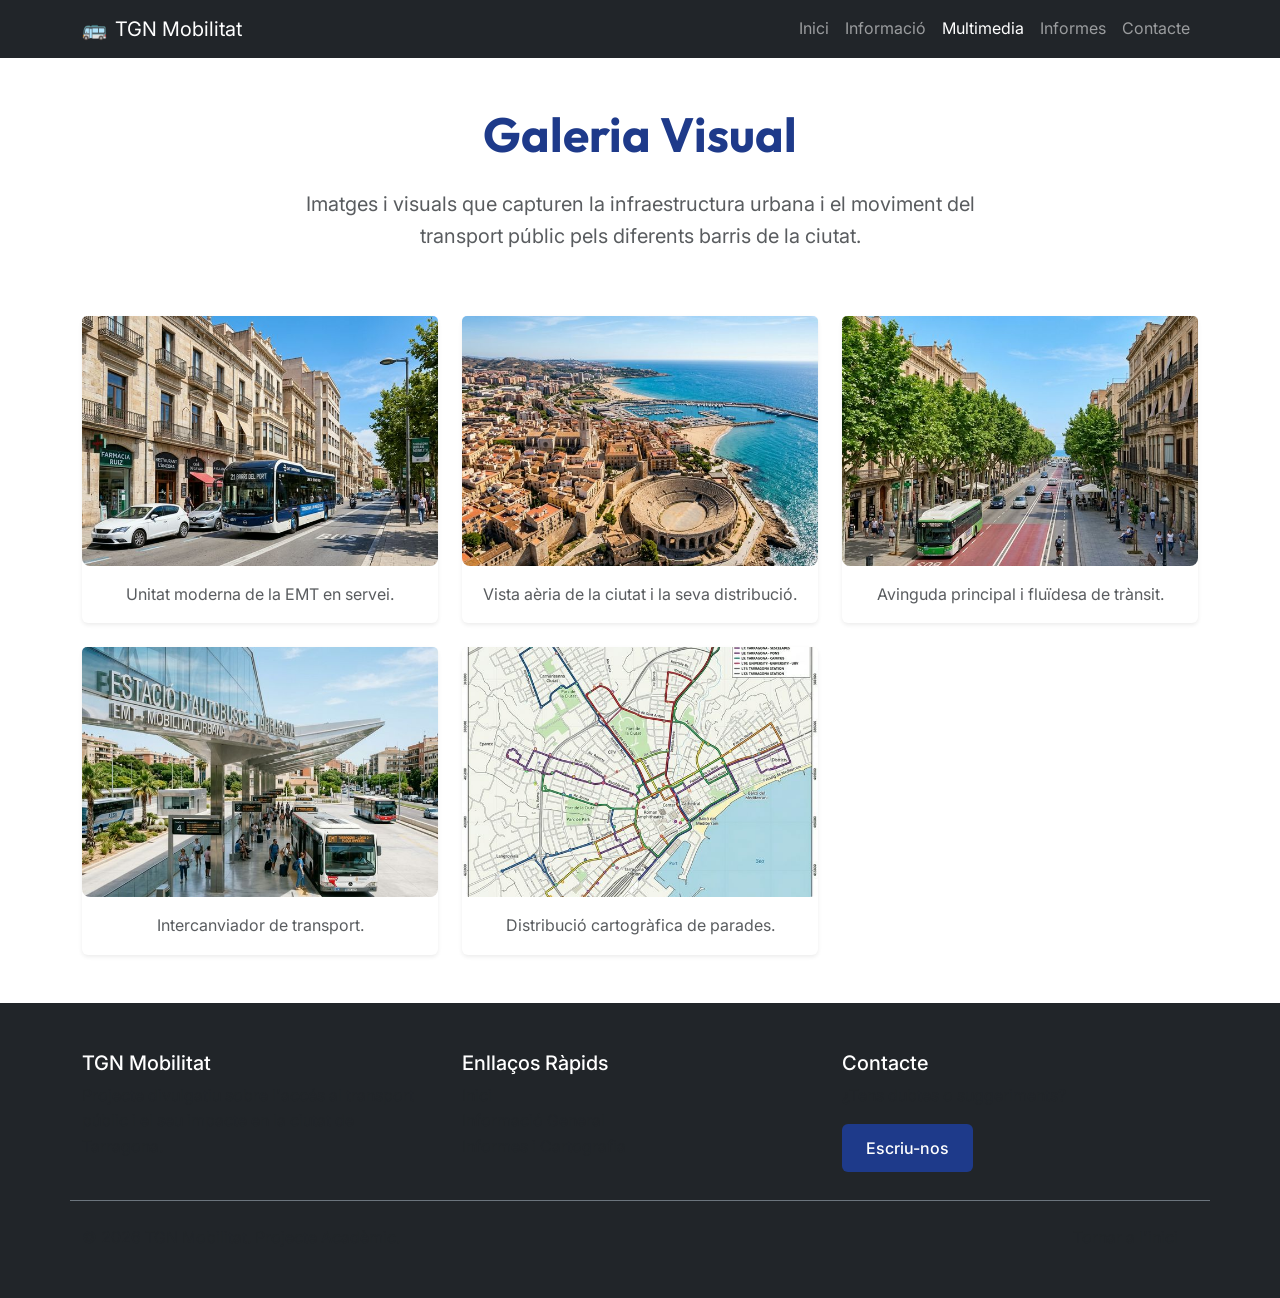
<file: multimedia.html>
<!DOCTYPE html>
<html lang="ca">
<head>
    <meta charset="UTF-8">
    <meta name="viewport" content="width=device-width, initial-scale=1.0">
    <title>Multimedia - Mobilitat Tarragona</title>
    <meta name="description" content="Galería visual del transporte público en Tarragona.">
    <!-- Bootstrap CSS -->
    <link href="https://cdn.jsdelivr.net/npm/bootstrap@5.3.3/dist/css/bootstrap.min.css" rel="stylesheet">
    <link rel="stylesheet" href="css/styles.css">
</head>
<body>
    <!-- Header Navigation -->
    <nav class="navbar navbar-expand-lg navbar-dark bg-dark sticky-top">
        <div class="container">
            <a class="navbar-brand" href="index.html">
                <span class="logo-icon me-2">🚌</span>TGN Mobilitat
            </a>
            <button class="navbar-toggler" type="button" data-bs-toggle="collapse" data-bs-target="#navbarNav">
                <span class="navbar-toggler-icon"></span>
            </button>
            <div class="collapse navbar-collapse" id="navbarNav">
                <ul class="navbar-nav ms-auto">
                    <li class="nav-item"><a class="nav-link" href="index.html">Inici</a></li>
                    <li class="nav-item"><a class="nav-link" href="info.html">Informació</a></li>
                    <li class="nav-item"><a class="nav-link active" href="multimedia.html">Multimedia</a></li>
                    <li class="nav-item"><a class="nav-link" href="informes.html">Informes</a></li>
                    <li class="nav-item"><a class="nav-link" href="contacte.html">Contacte</a></li>
                </ul>
            </div>
        </div>
    </nav>

    <main class="container py-5">
        <h1 class="display-5 fw-bold mb-4 text-center">Galeria Visual</h1>
        <div class="row mb-5">
            <div class="col-lg-8 mx-auto text-center">
                <p class="fs-5 text-muted">
                    Imatges i visuals que capturen la infraestructura urbana i el moviment del transport públic pels diferents
                    barris de la ciutat.
                </p>
            </div>
        </div>

        <div class="row g-4">
            <div class="col-md-6 col-lg-4">
                <div class="card h-100 shadow-sm border-0">
                    <img src="img/tarragona_bus.png" alt="Autobús moderno en Tarragona" class="card-img-top" style="object-fit: cover; height: 250px;">
                    <div class="card-body">
                        <p class="card-text text-muted text-center mb-0">Unitat moderna de la EMT en servei.</p>
                    </div>
                </div>
            </div>
            <div class="col-md-6 col-lg-4">
                <div class="card h-100 shadow-sm border-0">
                    <img src="img/tarragona_hero.png" alt="Vista panorámica de Tarragona" class="card-img-top" style="object-fit: cover; height: 250px;">
                    <div class="card-body">
                        <p class="card-text text-muted text-center mb-0">Vista aèria de la ciutat i la seva distribució.</p>
                    </div>
                </div>
            </div>
            <div class="col-md-6 col-lg-4">
                <div class="card h-100 shadow-sm border-0">
                    <img src="img/tarragona_street.png" alt="Calle principal con carril bus" class="card-img-top" style="object-fit: cover; height: 250px;">
                    <div class="card-body">
                        <p class="card-text text-muted text-center mb-0">Avinguda principal i fluïdesa de trànsit.</p>
                    </div>
                </div>
            </div>
            <div class="col-md-6 col-lg-4">
                <div class="card h-100 shadow-sm border-0">
                    <img src="img/tarragona_station.png" alt="Estación de autobuses" class="card-img-top" style="object-fit: cover; height: 250px;">
                    <div class="card-body">
                        <p class="card-text text-muted text-center mb-0">Intercanviador de transport.</p>
                    </div>
                </div>
            </div>
            <div class="col-md-6 col-lg-4">
                <div class="card h-100 shadow-sm border-0">
                    <img src="img/tarragona_qgis.png" alt="Mapa QGIS de Tarragona" class="card-img-top" style="object-fit: cover; height: 250px;">
                    <div class="card-body">
                        <p class="card-text text-muted text-center mb-0">Distribució cartogràfica de parades.</p>
                    </div>
                </div>
            </div>
        </div>
    </main>

    <!-- Footer -->
    <footer class="bg-dark text-white py-5">
        <div class="container">
            <div class="row g-4">
                <div class="col-md-4">
                    <h5>TGN Mobilitat</h5>
                    <p class="text-muted">Projecte divulgatiu sobre l'accés al transport públic i el seu impacte en la ciutat de Tarragona.</p>
                </div>
                <div class="col-md-4">
                    <h5>Enllaços Ràpids</h5>
                    <ul class="list-unstyled">
                        <li><a href="index.html" class="text-decoration-none text-muted">Inici</a></li>
                        <li><a href="info.html" class="text-decoration-none text-muted">Informació General</a></li>
                        <li><a href="informes.html" class="text-decoration-none text-muted">Informes i Cartografia</a></li>
                    </ul>
                </div>
                <div class="col-md-4">
                    <h5>Contacte</h5>
                    <p class="text-muted">¿Tens dubtes o suggeriments?</p>
                    <a href="contacte.html" class="btn btn-primary">Escriu-nos</a>
                </div>
            </div>
            <div class="row mt-4 pt-4 border-top border-secondary">
                <div class="col-md-6 text-center text-md-start">
                    <p class="text-muted mb-0">&copy; 2026 TGN Mobilitat. Projecte Acadèmic.</p>
                </div>
                <div class="col-md-6 text-center text-md-end">
                    <a href="#" class="text-decoration-none text-muted" onclick="window.scrollTo({top: 0, behavior: 'smooth'}); return false;">Tornar a l'inici ⭱</a>
                </div>
            </div>
        </div>
    </footer>

    <!-- Bootstrap JS -->
    <script src="https://cdn.jsdelivr.net/npm/bootstrap@5.3.3/dist/js/bootstrap.bundle.min.js"></script>
    <script src="js/script.js"></script>
</body>
</html>
</file>
<file: css/styles.css>
@import url('https://fonts.googleapis.com/css2?family=Inter:wght@300;400;500;600&family=Outfit:wght@500;700&display=swap');

:root {
  --primary: #1e3a8a;
  --bg-color: #ffffff;
  --bg-secondary: #f3f4f6;
  --accent: #10b981;
  --text-dark: #1f2937;
  --text-light: #6b7280;
  --font-body: 'Inter', system-ui, -apple-system, sans-serif;
  --font-heading: 'Outfit', 'Inter', system-ui, sans-serif;
  --transition: all 0.3s ease;
}

* {
  margin: 0;
  padding: 0;
  box-sizing: border-box;
}

body {
  font-family: var(--font-body);
  color: var(--text-dark);
  background-color: var(--bg-color);
  line-height: 1.6;
  display: flex;
  flex-direction: column;
  min-height: 100vh;
}

h1, h2, h3, h4 {
  font-family: var(--font-heading);
  color: var(--primary);
  margin-bottom: 1rem;
}

img {
  max-width: 100%;
  height: auto;
  border-radius: 8px;
}

a {
  text-decoration: none;
  color: var(--primary);
  transition: var(--transition);
}

a:hover {
  color: var(--accent);
}

/* Header & Navigation */
.main-header {
  background-color: var(--bg-color);
  box-shadow: 0 4px 6px -1px rgba(0, 0, 0, 0.05);
  position: sticky;
  top: 0;
  z-index: 1000;
}

.nav-container {
  display: flex;
  justify-content: space-between;
  align-items: center;
  padding: 1rem 2rem;
  max-width: 1200px;
  margin: 0 auto;
}

.logo {
  font-family: var(--font-heading);
  font-size: 1.5rem;
  font-weight: 700;
  color: var(--primary);
  display: flex;
  align-items: center;
  gap: 0.5rem;
}

.logo-icon {
  color: var(--accent);
}

.nav-links {
  display: flex;
  gap: 2rem;
  list-style: none;
}

.nav-links a {
  font-weight: 500;
  color: var(--text-dark);
}

.nav-links a:hover,
.nav-links a.active {
  color: var(--accent);
}

.mobile-menu-btn {
  display: none;
  background: none;
  border: none;
  font-size: 1.5rem;
  cursor: pointer;
  color: var(--primary);
}

/* Footer */
.main-footer {
  background-color: var(--primary);
  color: var(--bg-color);
  padding: 3rem 2rem 1.5rem;
  margin-top: auto;
}

.footer-content {
  display: grid;
  gap: 2rem;
  max-width: 1200px;
  margin: 0 auto;
  grid-template-columns: 1fr;
}

.footer-section h3 {
  color: var(--bg-color);
  margin-bottom: 1.5rem;
}

.footer-section a {
  color: rgba(255, 255, 255, 0.8);
  display: block;
  margin-bottom: 0.5rem;
}

.footer-section a:hover {
  color: var(--accent);
}

.footer-bottom {
  text-align: center;
  margin-top: 3rem;
  padding-top: 1.5rem;
  border-top: 1px solid rgba(255, 255, 255, 0.1);
  font-size: 0.875rem;
  opacity: 0.8;
}

.footer-links {
  display: flex;
  gap: 1rem;
  justify-content: center;
  margin-top: 1rem;
}

.footer-links a {
  color: #fff;
  opacity: 0.8;
  display: inline;
}

.footer-links a:hover {
  opacity: 1;
  color: var(--accent);
}

/* Utilities */
.btn {
  display: inline-block;
  background-color: var(--primary);
  color: #fff;
  padding: 0.75rem 1.5rem;
  border-radius: 6px;
  font-weight: 500;
  border: none;
  cursor: pointer;
  transition: var(--transition);
}

.btn:hover {
  background-color: var(--accent);
  color: #fff;
}

.bg-secondary {
  background-color: var(--bg-secondary);
  padding: 4rem 2rem;
}

/* Typography styles */
.section-title {
  text-align: center;
  font-size: 2.5rem;
  margin-bottom: 3rem;
  position: relative;
}

.section-title::after {
  content: '';
  display: block;
  width: 60px;
  height: 4px;
  background-color: var(--accent);
  margin: 1rem auto 0;
  border-radius: 2px;
}

.text-center { text-align: center; }

/* Responsive Layout Definitions (CSS Grid) */
.page-container {
  padding: 3rem 2rem;
  max-width: 1200px;
  margin: 0 auto;
}

/* 1. Home Grid */
.hero-section {
  position: relative;
  height: 60vh;
  min-height: 400px;
  display: flex;
  align-items: center;
  justify-content: center;
  text-align: center;
  color: #fff;
  background-size: cover;
  background-position: center;
  margin-bottom: 3rem;
  border-radius: 0 0 16px 16px;
  overflow: hidden;
}

.hero-overlay {
  position: absolute;
  top: 0; left: 0; right: 0; bottom: 0;
  background: linear-gradient(rgba(30,58,138,0.7), rgba(0,0,0,0.5));
  z-index: 1;
}

.hero-content {
  position: relative;
  z-index: 2;
  max-width: 800px;
  padding: 2rem;
}

.hero-content h1 {
  color: #fff;
  font-size: 3.5rem;
  margin-bottom: 1.5rem;
  line-height: 1.1;
}

.hero-content p {
  font-size: 1.25rem;
  margin-bottom: 2rem;
  opacity: 0.9;
}

.home-features {
  display: grid;
  gap: 2rem;
  grid-template-columns: 1fr;
}

.feature-card {
  background: var(--bg-color);
  padding: 2rem;
  border-radius: 12px;
  box-shadow: 0 4px 15px rgba(0,0,0,0.05);
  border: 1px solid var(--bg-secondary);
  text-align: center;
  transition: transform 0.3s ease;
}

.feature-card:hover {
  transform: translateY(-5px);
}

.feature-icon {
  font-size: 2.5rem;
  color: var(--accent);
  margin-bottom: 1rem;
}

/* 2. Info Grid */
.info-grid {
  display: grid;
  gap: 3rem;
  grid-template-columns: 1fr;
  align-items: center;
}

.info-content p {
  margin-bottom: 1.5rem;
  font-size: 1.125rem;
}

.info-image img {
  border-radius: 12px;
  box-shadow: 0 10px 30px rgba(0,0,0,0.1);
}

/* 3. Multimedia Grid */
.gallery-grid {
  display: grid;
  gap: 1.5rem;
  grid-template-columns: repeat(auto-fill, minmax(280px, 1fr));
}

.gallery-item {
  position: relative;
  overflow: hidden;
  border-radius: 12px;
  box-shadow: 0 4px 6px rgba(0,0,0,0.05);
  cursor: pointer;
}

.gallery-item img {
  width: 100%;
  height: 250px;
  object-fit: cover;
  transition: transform 0.5s ease;
  display: block;
}

.gallery-item:hover img {
  transform: scale(1.05);
}

.gallery-caption {
  position: absolute;
  bottom: 0;
  left: 0;
  right: 0;
  background: linear-gradient(transparent, rgba(0,0,0,0.8));
  color: #fff;
  padding: 1.5rem 1rem 1rem;
  transform: translateY(100%);
  transition: transform 0.3s ease;
}

.gallery-item:hover .gallery-caption {
  transform: translateY(0);
}

/* 4. Map Grid */
.map-grid {
  display: grid;
  gap: 2rem;
  grid-template-columns: 1fr;
}

.map-container iframe {
  width: 100%;
  height: 500px;
  border-radius: 12px;
  border: none;
  box-shadow: 0 4px 15px rgba(0,0,0,0.1);
}

.qgis-card {
  background: var(--bg-color);
  border-radius: 12px;
  padding: 2rem;
  box-shadow: 0 4px 15px rgba(0,0,0,0.05);
  border: 1px solid var(--bg-secondary);
}

/* 5. Contact Form Grid */
.contact-container {
  max-width: 600px;
  margin: 0 auto;
  background: var(--bg-color);
  padding: 3rem;
  border-radius: 12px;
  box-shadow: 0 10px 30px rgba(0,0,0,0.05);
  border: 1px solid var(--bg-secondary);
}

.form-group {
  margin-bottom: 1.5rem;
}

.form-label {
  display: block;
  margin-bottom: 0.5rem;
  font-weight: 500;
  color: var(--text-dark);
}

.form-control {
  width: 100%;
  padding: 0.75rem 1rem;
  border: 1px solid #d1d5db;
  border-radius: 6px;
  font-family: inherit;
  transition: border-color 0.3s ease;
}

.form-control:focus {
  outline: none;
  border-color: var(--primary);
  box-shadow: 0 0 0 3px rgba(30, 58, 138, 0.1);
}
textarea.form-control {
  resize: vertical;
  min-height: 120px;
}

/* Media Queries (3 breakpoints) */
@media (min-width: 768px) {
  .home-features {
    grid-template-columns: repeat(2, 1fr);
  }
  
  .footer-content {
    grid-template-columns: repeat(3, 1fr);
  }
}

@media (min-width: 1024px) {
  .home-features {
    grid-template-columns: repeat(3, 1fr);
  }
  
  .info-grid {
    grid-template-columns: 1fr 1fr;
  }
  
  .info-image {
    order: 2; /* Put image on the right */
  }
  
  .map-grid {
    grid-template-columns: 2fr 1fr;
  }
}

/* Mobile Nav Styles */
@media (max-width: 767px) {
  .nav-links {
    display: none;
    flex-direction: column;
    position: absolute;
    top: 100%;
    left: 0;
    right: 0;
    background: var(--bg-color);
    padding: 1.5rem;
    box-shadow: 0 10px 15px -3px rgba(0,0,0,0.1);
    text-align: center;
  }
  
  .nav-links.active {
    display: flex;
  }
  
  .mobile-menu-btn {
    display: block;
  }
  
  .hero-content h1 {
    font-size: 2.25rem;
  }
}
</file>
<file: qgis2web_2026_06_16-21_47_31_151264/resources/ol.css>
.ol-box{box-sizing:border-box;border-radius:2px;border:2px solid #00f}.ol-mouse-position{top:8px;right:8px;position:absolute}.ol-scale-line{background:rgba(0,60,136,.3);border-radius:4px;bottom:8px;left:8px;padding:2px;position:absolute}.ol-scale-line-inner{border:1px solid #eee;border-top:none;color:#eee;font-size:10px;text-align:center;margin:1px;will-change:contents,width;transition:all .25s}.ol-scale-bar{position:absolute;bottom:8px;left:8px}.ol-scale-step-marker{width:1px;height:15px;background-color:#000;float:right;z-Index:10}.ol-scale-step-text{position:absolute;bottom:-5px;font-size:12px;z-Index:11;color:#000;text-shadow:-2px 0 #fff,0 2px #fff,2px 0 #fff,0 -2px #fff}.ol-scale-text{position:absolute;font-size:14px;text-align:center;bottom:25px;color:#000;text-shadow:-2px 0 #fff,0 2px #fff,2px 0 #fff,0 -2px #fff}.ol-scale-singlebar{position:relative;height:10px;z-Index:9;box-sizing:border-box;border:1px solid #000}.ol-unsupported{display:none}.ol-unselectable,.ol-viewport{-webkit-touch-callout:none;-webkit-user-select:none;-moz-user-select:none;-ms-user-select:none;user-select:none;-webkit-tap-highlight-color:transparent}.ol-selectable{-webkit-touch-callout:default;-webkit-user-select:text;-moz-user-select:text;-ms-user-select:text;user-select:text}.ol-grabbing{cursor:-webkit-grabbing;cursor:-moz-grabbing;cursor:grabbing}.ol-grab{cursor:move;cursor:-webkit-grab;cursor:-moz-grab;cursor:grab}.ol-control{position:absolute;background-color:rgba(255,255,255,.4);border-radius:4px;padding:2px}.ol-control:hover{background-color:rgba(255,255,255,.6)}.ol-zoom{top:.5em;left:.5em}.ol-rotate{top:.5em;right:.5em;transition:opacity .25s linear,visibility 0s linear}.ol-rotate.ol-hidden{opacity:0;visibility:hidden;transition:opacity .25s linear,visibility 0s linear .25s}.ol-zoom-extent{top:4.643em;left:.5em}.ol-full-screen{right:.5em;top:.5em}.ol-control button{display:block;margin:1px;padding:0;color:#fff;font-size:1.14em;font-weight:700;text-decoration:none;text-align:center;height:1.375em;width:1.375em;line-height:.4em;background-color:rgba(0,60,136,.5);border:none;border-radius:2px}.ol-control button::-moz-focus-inner{border:none;padding:0}.ol-zoom-extent button{line-height:1.4em}.ol-compass{display:block;font-weight:400;font-size:1.2em;will-change:transform}.ol-touch .ol-control button{font-size:1.5em}.ol-touch .ol-zoom-extent{top:5.5em}.ol-control button:focus,.ol-control button:hover{text-decoration:none;background-color:rgba(0,60,136,.7)}.ol-zoom .ol-zoom-in{border-radius:2px 2px 0 0}.ol-zoom .ol-zoom-out{border-radius:0 0 2px 2px}.ol-attribution{text-align:right;bottom:.5em;right:.5em;max-width:calc(100% - 1.3em)}.ol-attribution ul{margin:0;padding:0 .5em;color:#000;text-shadow:0 0 2px #fff}.ol-attribution li{display:inline;list-style:none}.ol-attribution li:not(:last-child):after{content:" "}.ol-attribution img{max-height:2em;max-width:inherit;vertical-align:middle}.ol-attribution button,.ol-attribution ul{display:inline-block}.ol-attribution.ol-collapsed ul{display:none}.ol-attribution:not(.ol-collapsed){background:rgba(255,255,255,.8)}.ol-attribution.ol-uncollapsible{bottom:0;right:0;border-radius:4px 0 0}.ol-attribution.ol-uncollapsible img{margin-top:-.2em;max-height:1.6em}.ol-attribution.ol-uncollapsible button{display:none}.ol-zoomslider{top:4.5em;left:.5em;height:200px}.ol-zoomslider button{position:relative;height:10px}.ol-touch .ol-zoomslider{top:5.5em}.ol-overviewmap{left:.5em;bottom:.5em}.ol-overviewmap.ol-uncollapsible{bottom:0;left:0;border-radius:0 4px 0 0}.ol-overviewmap .ol-overviewmap-map,.ol-overviewmap button{display:inline-block}.ol-overviewmap .ol-overviewmap-map{border:1px solid #7b98bc;height:150px;margin:2px;width:150px}.ol-overviewmap:not(.ol-collapsed) button{bottom:1px;left:2px;position:absolute}.ol-overviewmap.ol-collapsed .ol-overviewmap-map,.ol-overviewmap.ol-uncollapsible button{display:none}.ol-overviewmap:not(.ol-collapsed){background:rgba(255,255,255,.8)}.ol-overviewmap-box{border:2px dotted rgba(0,60,136,.7)}.ol-overviewmap .ol-overviewmap-box:hover{cursor:move}
/*# sourceMappingURL=ol.css.map */
</file>
<file: qgis2web_2026_06_16-21_47_31_151264/resources/ol-layerswitcher.css>
.layer-switcher {
  position: absolute;
  top: 3.5em;
  right: 0.5em;
  text-align: left;
}

.layer-switcher .panel {
  margin: 0;
  border: 4px solid #eee;
  border-radius: 4px;
  background-color: white;
  display: none;
  max-height: inherit;
  height: 100%;
  box-sizing: border-box;
  overflow-y: auto;
}

.layer-switcher button {
  float: right;
  z-index: 1;
  width: 38px;
  height: 38px;
  background-image: url('[data-uri]')
    /*logo.png*/;
  background-repeat: no-repeat;
  background-position: 2px;
  background-color: white;
  color: black;
  border: none;
}

.layer-switcher button:focus,
.layer-switcher button:hover {
  background-color: white;
}

.layer-switcher.shown {
  overflow-y: hidden;
  display: flex;
  flex-direction: column;
  max-height: calc(100% - 5.5em);
}

.layer-switcher.shown.ol-control {
  background-color: transparent;
}

.layer-switcher.shown.ol-control:hover {
  background-color: transparent;
}
.layer-switcher.shown .panel {
  display: block;
}

.layer-switcher.shown button {
  display: none;
}

.layer-switcher.shown.layer-switcher-activation-mode-click > button {
  display: block;
  background-image: unset;
  right: 2px;
  position: absolute;
  background-color: #eee;
  margin: 1px;
}

.layer-switcher.shown button:focus,
.layer-switcher.shown button:hover {
  background-color: #fafafa;
}

.layer-switcher ul {
  list-style: none;
  margin: 1.6em 0.4em;
  padding-left: 0;
}
.layer-switcher ul ul {
  padding-left: 1.2em;
  margin: 0.1em 0 0 0;
}
.layer-switcher li.group + li.group {
  margin-top: 0.4em;
}
.layer-switcher li.group + li.layer-switcher-base-group {
}

.layer-switcher li.group > label {
  font-weight: bold;
}

.layer-switcher.layer-switcher-group-select-style-none li.group > label {
  padding-left: 1.2em;
}

.layer-switcher li {
  position: relative;
  margin-top: 0.3em;
}

.layer-switcher li input {
  position: absolute;
  left: 1.2em;
  height: 1em;
  width: 1em;
  font-size: 1em;
}
.layer-switcher li label {
  padding-left: 2.7em;
  padding-right: 1.2em;
  display: inline-block;
  margin-top: 1px;
}

.layer-switcher label.disabled {
  opacity: 0.4;
}

.layer-switcher input {
  margin: 0px;
}

.layer-switcher.touch ::-webkit-scrollbar {
  width: 4px;
}

.layer-switcher.touch ::-webkit-scrollbar-track {
  -webkit-box-shadow: inset 0 0 6px rgba(0, 0, 0, 0.3);
  border-radius: 10px;
}

.layer-switcher.touch ::-webkit-scrollbar-thumb {
  border-radius: 10px;
  -webkit-box-shadow: inset 0 0 6px rgba(0, 0, 0, 0.5);
}

li.layer-switcher-base-group > label {
  padding-left: 1.2em;
}

.layer-switcher .group button {
  position: absolute;
  left: 0;
  display: inline-block;
  vertical-align: top;
  float: none;
  font-size: 1em;
  width: 1em;
  height: 1em;
  margin: 0;
  background-position: center 2px;
  background-image: url('[data-uri]');
  -webkit-transition: -webkit-transform 0.2s ease-in-out;
  -ms-transition: -ms-transform 0.2s ease-in-out;
  transition: transform 0.2s ease-in-out;
}

.layer-switcher .group.layer-switcher-close button {
  transform: rotate(-90deg);
  -webkit-transform: rotate(-90deg);
}

.layer-switcher .group.layer-switcher-fold.layer-switcher-close > ul {
  overflow: hidden;
  height: 0;
}

/*layerswitcher on the right*/
.layer-switcher.shown.layer-switcher-activation-mode-click {
  padding-left: 34px;
}
.layer-switcher.shown.layer-switcher-activation-mode-click > button {
  left: 0;
  border-right: 0;
}

/*layerswitcher on the left*/
/*
.layer-switcher.shown.layer-switcher-activation-mode-click {
  padding-right: 34px;
}
.layer-switcher.shown.layer-switcher-activation-mode-click > button {
  right: 0;
  border-left: 0;
}
*/
</file>
<file: qgis2web_2026_06_16-21_47_31_151264/resources/qgis2web.css>
html, body {
    height: 100%;
    padding: 0;
    margin: 0;
    font-family: sans-serif;
    font-size: small;
}


#map {
    width: 100%;
    height: 100%;
}

.ol-control {
	clear: both;
	box-shadow: 0 3px 14px rgba(0, 0, 0, 0.4);
}

.ol-selectable {
	z-index: 3;
}

.ol-popup {
    display: none;
    position: absolute;
    background-color: white;
    padding: 15px;
	border-radius: 10px;
    bottom: 10px;
    left: 50%;
    transform: translateX(-50%);
	box-shadow: 0 3px 14px rgba(0,0,0,0.4);
}

.ol-popup:after, .ol-popup:before {
    top: 100%;
    border: solid transparent;
    content: " ";
    position: absolute;
}

.ol-popup:after {
    border-top-color: white;
    border-width: 10px;
    left: 50%;
    margin-left: -10px;
}

.ol-popup:before {
    border-top-color: #cccccc;
    border-width: 11px;
    left: 50%;
    margin-left: -11px;
}

.ol-popup-closer {
	text-decoration: none;
    position: absolute;
    top: 4px;
    right: 4px;
    text-align: center;
    width: 19px;
    color: #999;
    font-family: cursive;
    font-weight: bold;
}

.ol-popup-closer:after {
    content: "X";
}

#popup-content {
	font-size: 12px;
    line-height: 1.2;
    margin-top: 5px;
	max-height: 70vh;
	max-width: 70vw;
	overflow: auto;
}

#popup-content ul {
    list-style-type: none;
    padding-left: 0;
	margin: unset;
}

#popup-content li {
    margin-bottom:0.25em;
}

#popup-content>ul>li>a {
    position: relative;
    display: block;
    padding: 2px;
    border-bottom: 1px solid #666;
    font-size: 12.5px;
}

#popup-content>table {
    font-size: 11.4px;
}

.roller-switcher {
	background-image: url(lds-roller.gif);
	background-size: contain;
	height: 19px;
	width: 19px;
	display: inline-block;
}

th, td {
    vertical-align: top;
    text-align: left;
	color: #333;
}

th {
	min-width: 100px;
}
td {
	min-width: 100px;
}

td img {
	max-height: 50vh!important;
	max-width: 50vw!important;
}

td video {
	max-height: 50vh!important;
	max-width: 50vw!important;
}

.ol-overlaycontainer-stopevent #top-right-container .layer-switcher:hover ~ .ol-overlaycontainer-stopevent .ol-overlay-container .ol-popup {
    display: none!important;
}


#top-left-container {
    position: absolute;
    left: 0;
    top: 0;
}
#bottom-left-container {
    position: absolute;
    left: 0;
    bottom: 0;
}
#top-right-container {
    position: absolute;
    right: 0;
    top: 0;
    display: contents;
}
#bottom-right-container {
    position: absolute;
    right: 0;
    bottom: 0;
}

.top-left-title, .top-left-abstract  {
    position: relative;
    float: left;
    margin-top: 8px;
    margin-left: 8px;
}
.bottom-left-title, .bottom-left-abstract  {
    position: relative;
    float: left;
    margin-bottom: 8px;
    margin-left: 8px;
}
.top-right-title, .top-right-abstract  {
    position: relative;
    float: right;
    margin-top: 8px;
    margin-right: 8px;
}
.bottom-right-title, .bottom-right-abstract  {
    position: relative;
    float: right;
    margin-bottom: 8px;
    margin-right: 8px;
}


.project-title  {
    margin: 1px;
    padding: 5px;
}

#abstract {
    max-width: 30%;
}
.ol-touch #abstract {
    max-width: 50%;
}

.project-abstract {
    font: bold 18px 'Lucida Console', Monaco, monospace;
    width: 20px;
    height: 20px;
    display: block;
    text-align: center;
    cursor: pointer;
    padding: 3px;
    
}

.project-abstract-uncollapsed {
    width: auto;
    height: auto;
    display: block;
    padding: 3px;
    cursor: default;
    margin: 1px;
}


.ol-zoom {
	position: relative;
    float: left;
    top: unset;
    left: unset;
    margin-top: 8px;
    margin-left: 8px;
}


/* measurement */
.measure-control {
	position: relative;
    float: left;
    top: unset !important;
    left: unset !important;
    margin-top: 8px;
    margin-left: 8px;
	display: flex;
}

.tooltip {
    position: relative;
    background: rgba(0, 0, 0, 0.5);
    border-radius: 4px;
    color: white;
    padding: 4px 8px;
    opacity: 0.7;
    white-space: nowrap;
  }
  .tooltip-measure {
    opacity: 1;
    font-weight: bold;
  }
  .tooltip-static {
    background-color: #ffcc33;
    color: black;
    border: 1px solid white;
  }
  .tooltip-measure:before,
  .tooltip-static:before {
    border-top: 6px solid rgba(0, 0, 0, 0.5);
    border-right: 6px solid transparent;
    border-left: 6px solid transparent;
    content: "";
    position: absolute;
    bottom: -6px;
    margin-left: -7px;
    left: 50%;
  }
  .tooltip-static:before {
    border-top-color: #ffcc33;
  }
  .ol-touch .measure-control {
    top: 130px;
  }
  .measure-control label {
    padding: 1px;
    padding-right: 4px;
  }


 .geolocate {
 position: relative !important;
 float: left;
 top: unset !important;
 left: unset !important;
 margin-top: 8px;
 margin-left: 8px;
}


.ol-geocoder.gcd-gl-container {
    position: relative !important;
    float: left !important;
    top: unset;
    left: unset;
	margin-top: 8px;
    margin-left: 8px;
    clear: both;
}
.gcd-gl-control {
	position: relative !important;
}
.gcd-gl-control button:after{
	display: none;
}

.search-layer {
	position: relative !important;
    float: left;
    top: unset !important;
    left: unset !important;
    margin-top: 8px;
    margin-left: 8px;
}

.search-layer-input-search {
    width: 144px;
    top: 3px;
    padding: 3px;
}

.search-layer-input-search:after{
    left: 27px;
    width: 139px;
    top: 0px;
    padding: 4px;
    border: 3px solid rgba(255,255,255,.4) !important;
}

.ol-scale-line {
    background: none !important;
    position: relative;
    float: left;
    bottom: unset;
    left: unset;
    margin-bottom: 8px;
    margin-left: 8px;
}
.ol-scale-line-inner {
    border: 2px solid ;
    border-top: none ;
    background: rgba(255, 255, 255, 0.5);
    color: black;
	margin: unset;
}

.layer-switcher {
    position: relative;
    float: right;
    top: unset;
    right: 0;
    bottom: unset!important;
    margin-top: 8px;
    margin-right: 8px;
	padding: 3px;
	background-color: rgba(255,255,255,.4)!important;
}

.layer-switcher:hover{
	background-color: rgba(255, 255, 255, .6)!important;
}

.layer-switcher .panel {
	border: unset;
	border-radius: unset;
    float: right;
    width: fit-content;
	margin: 1px;
	max-height: calc(100vh - 200px);
    box-sizing: unset;
}

.layer-switcher.shown{
    align-items: flex-end;
}

.layer-switcher.shown.layer-switcher-activation-mode-click > button {
    position: relative;
	border-radius: 5px;
	font-size: x-large;
	font-family: serif;
    z-index: 2;
}

.layer-switcher img {
    max-width: 22px;
    max-height: 22px;
}


.ol-attribution {
	display: none;
}
.bottom-attribution {
	float: right;
	position: relative;
	display: flex;
    font-size: 0.9rem;
	}
.bottom-attribution a {
	color:#0078A8;
    text-decoration: none;
	}
.bottom-attribution a:hover {
    text-decoration: underline;
    }
.bottom-attribution button {
	display: none;
	}
.bottom-attribution ul {
	padding: unset;
	margin: unset;
	display: flex;
	list-style: none;
	} 	
.bottom-attribution > li {
	padding-left: 8px !important;
	list-style: none;	
	}

.fa-exclamation-triangle {
    color: orangered;
	font-size: 15px;
}
</file>
<file: qgis2web_2026_06_16-21_47_31_151264/resources/photon-geocoder-autocomplete.min.css>
ul.photon-autocomplete {
    position: absolute;
    background-color: white;
    max-width: fit-content;
    z-index: 1000;
    box-shadow: 0 4px 9px #999999;
    display: none;
    margin: 0; /* Remove margins */
    list-style-type: none; /* Remove bullets */
    padding: 0; /* Remove padding */
    font-family: Arial, sans-serif;
    height: 200px;
    overflow:hidden;
    overflow-y: scroll;
    scrollbar-width: none;
}
.photon-autocomplete li {
    min-height: 20px;
    line-height: 1em;
    padding: 5px 10px;
    overflow: hidden;
    /* white-space: nowrap; */
    word-wrap: break-word;
    overflow-wrap: break-word;
    word-break: break-word;
    font-size: 1em;
}
.photon-autocomplete li strong {
    display: block;
    
}
.photon-geocoder-autocomplete{
    position: relative !important;
    float: left !important;
    top: unset;
    left: unset;
    margin-top: 8px;
    margin-left: 8px;
    clear: both;
}
.photon-autocomplete li.on {
    background-color: #ff8c9d;
    cursor: pointer;
}
.photon-autocomplete li.photon-no-result {
    text-align: center;
    color: #666;
    font-size: 0.9em;
    line-height: 20px;
    width: fit-content;
    block-size: fit-content;
}
.photon-autocomplete .photon-feedback {
    display: block;
    text-align: right;
    font-size: 0.8em;
    padding: 3px;
    color: #999;
    border-top: 1px solid #eee;
}
.photon-input{border-radius: 10px;}
.photon-input:focus {
    width: 400px;
    border-radius: 10px;
}
@media all and (max-width:500px){
    #map .photon-input:focus {
        width: 300px;
        border-radius: 10px;
    }
}
@media all and (max-width:400px){
    #map ul.photon-autocomplete {
        position: relative;
        background-color: white;
        max-width: 400;
        z-index: 1000;
        box-shadow: 0 4px 9px #999999;
        display: none;
        margin: 0; /* Remove margins */
        list-style-type: none; /* Remove bullets */
        padding: 0; /* Remove padding */
        font-family: Arial, sans-serif;
    }
    #map .photon-input:focus {
        width: 200px;
        border-radius: 10px;
    }
}
@media all and (max-width:280px){
    #map .photon-input:focus {
        width: 150px;
        border-radius: 10px;
    }
}
</file>
